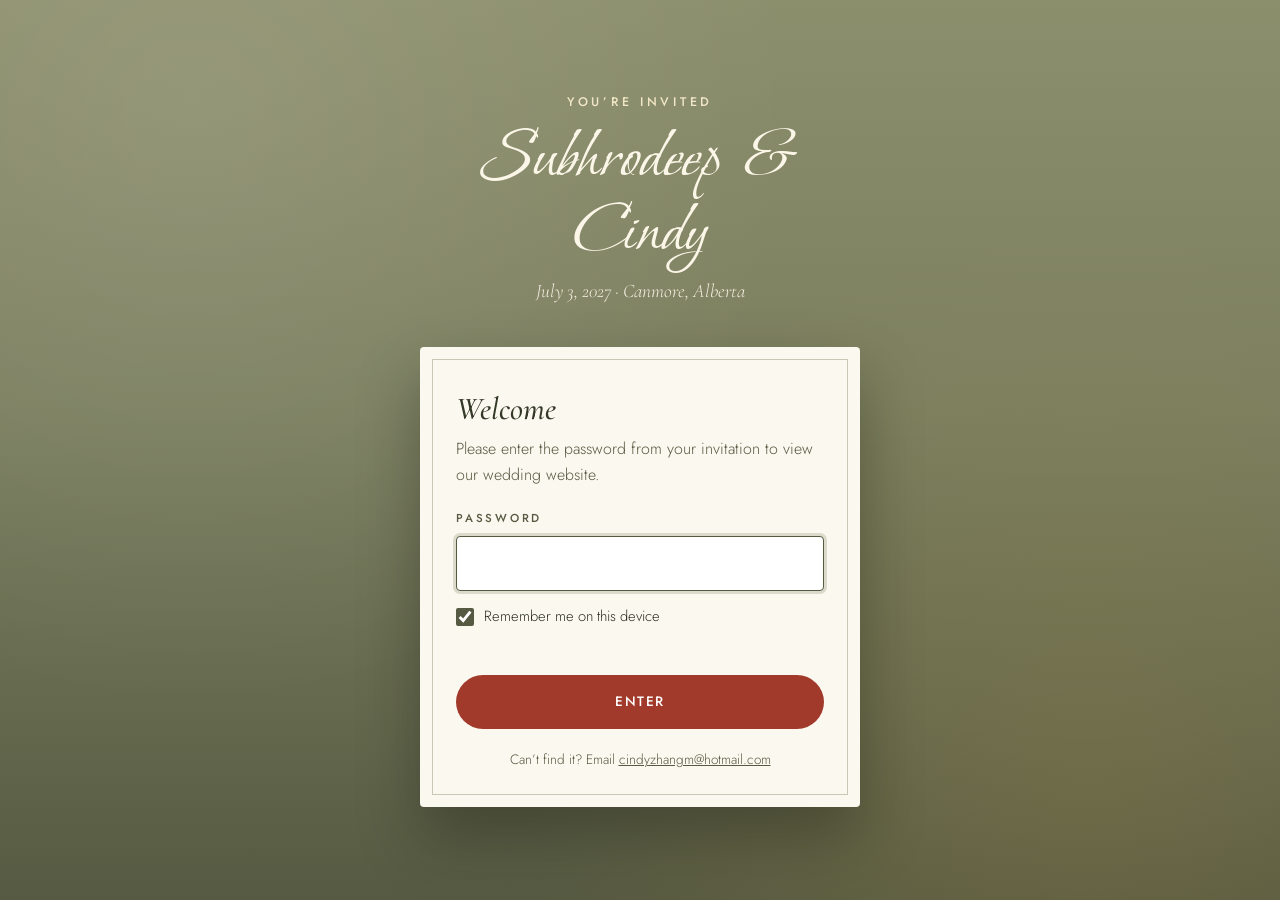
<file: index.html>
<!DOCTYPE html>
<html lang="en">
<head>
<meta charset="UTF-8">
<meta name="viewport" content="width=device-width, initial-scale=1">
<title>Subhrodeep &amp; Cindy — July 3, 2027</title>
<link rel="icon" href="favicon.ico" sizes="any">
<link rel="icon" type="image/png" sizes="32x32" href="favicon-32.png">
<link rel="icon" type="image/png" sizes="192x192" href="favicon-192.png">
<link rel="apple-touch-icon" href="apple-touch-icon.png">
<meta name="robots" content="noindex, nofollow">
<link rel="preconnect" href="https://fonts.googleapis.com">
<link rel="preconnect" href="https://fonts.gstatic.com" crossorigin>
<link href="https://fonts.googleapis.com/css2?family=Cormorant+Garamond:ital,wght@0,500;1,500&family=Jost:wght@300;400;500&family=Bonheur+Royale&display=swap" rel="stylesheet">
<!-- Generated by encrypt.py from a .source.html page. Do not edit by hand. -->
<style>
  :root{
    --paper:#FBF8EF; --sage:#7B7F5F; --sage-deep:#565A42; --pine:#333827; --ink:#2B2E22;
    --gold:#C39A46; --lacquer:#A23A2C; --lacquer-deep:#7C2A20;
  }
  *,*::before,*::after{ box-sizing:border-box; }
  [hidden]{ display:none !important; }
  body{
    margin:0; min-height:100vh;
    display:flex; align-items:center; justify-content:center;
    padding:32px 16px;
    font-family:"Jost",sans-serif; font-weight:300; line-height:1.6; color:var(--ink);
    -webkit-font-smoothing:antialiased;
    background:
      radial-gradient(circle at 15% 12%, rgba(255,255,255,0.10), transparent 45%),
      radial-gradient(circle at 85% 88%, rgba(195,154,70,0.16), transparent 42%),
      linear-gradient(180deg, #8C8F6C 0%, var(--sage) 45%, var(--sage-deep) 100%);
  }
  :focus-visible{ outline:2px solid var(--gold); outline-offset:3px; }
  .gate{ width:100%; max-width:440px; text-align:center; }
  .eyebrow{
    display:block; color:#F1E6C6; font-size:0.78rem; font-weight:500;
    letter-spacing:0.3em; text-transform:uppercase;
  }
  h1{
    margin:10px 0 6px; font-family:"Bonheur Royale",cursive; font-weight:400;
    font-size:clamp(3rem, 12vw, 4.6rem); line-height:1; color:#fbf6e8;
  }
  .date-line{ margin:0 0 40px; font-family:"Cormorant Garamond",serif; font-style:italic; font-size:1.2rem; color:#f3efe0; }
  .paper{
    position:relative; text-align:left; background:var(--paper); border-radius:4px;
    padding:44px 36px 36px; box-shadow:0 30px 60px rgba(20,22,14,0.35);
  }
  .paper::before{
    content:""; position:absolute; inset:12px; border:1px solid rgba(123,127,95,0.4); pointer-events:none;
  }
  h2{
    margin:0 0 8px; font-family:"Cormorant Garamond",serif; font-style:italic; font-weight:500;
    font-size:2rem; line-height:1.15; color:var(--pine);
  }
  .lede{ margin:0 0 22px; color:var(--sage-deep); }
  label{
    display:block; margin-bottom:8px; font-size:0.72rem; font-weight:500;
    letter-spacing:0.24em; text-transform:uppercase; color:var(--sage-deep);
  }
  input[type="password"]{
    width:100%; padding:14px 16px; font:inherit; font-size:1rem; font-weight:400; color:var(--ink);
    background:#fff; border:1px solid rgba(43,46,34,0.25); border-radius:4px;
  }
  input[type="password"]:focus{ outline:none; border-color:var(--sage-deep); box-shadow:0 0 0 3px rgba(123,127,95,0.25); }
  .remember{
    display:flex; align-items:center; gap:10px; margin:14px 0 0; cursor:pointer;
    font-size:0.92rem; font-weight:300; letter-spacing:0; text-transform:none; color:var(--ink);
  }
  .help a{ color:var(--sage-deep); }
  .remember input{ width:18px; height:18px; margin:0; accent-color:var(--sage-deep); }
  .msg{ min-height:1.4em; margin:12px 0 14px; font-size:0.92rem; color:var(--lacquer-deep); }
  button{
    display:block; width:100%; padding:16px 28px; font:inherit; font-size:0.85rem; font-weight:500;
    letter-spacing:0.12em; text-transform:uppercase; color:#fff; background:var(--lacquer);
    border:0; border-radius:999px; cursor:pointer; transition:background .2s ease;
  }
  button:hover{ background:var(--lacquer-deep); }
  button:disabled{ opacity:0.6; cursor:progress; }
  .help{ margin:20px 0 0; text-align:center; font-size:0.85rem; color:var(--sage-deep); }
  @media (max-width:480px){ .paper{ padding:40px 22px 30px; } .paper::before{ inset:9px; } }
</style>
</head>
<body>
<main class="gate" id="gate" hidden>
  <span class="eyebrow">You&rsquo;re invited</span>
  <h1>Subhrodeep &amp; Cindy</h1>
  <p class="date-line">July 3, 2027 &middot; Canmore, Alberta</p>
  <div class="paper">
    <h2>Welcome</h2>
    <p class="lede">Please enter the password from your invitation to view our wedding website.</p>
    <form id="form" novalidate>
      <label for="pw">Password</label>
      <input id="pw" type="password" autocomplete="current-password" autofocus>
      <label class="remember"><input type="checkbox" id="remember" checked> Remember me on this device</label>
      <p class="msg" id="msg" role="alert"></p>
      <button id="btn" type="submit">Enter</button>
    </form>
    <p class="help">Can&rsquo;t find it? Email <a href="mailto:cindyzhangm@hotmail.com">cindyzhangm@hotmail.com</a></p>
  </div>
</main>
<noscript><p style="color:#fff;text-align:center">This website needs JavaScript turned on.</p></noscript>

<script>
(() => {
  'use strict';
  const PAYLOAD = {"iterations": 600000, "salt": "/Vk/3w99yhAcsEi/aw5Ghw==", "iv": "UDGYAdedeYK97F3StF4QZw==", "mac": "lp0JX28RkNGj5OJ6LA3rXAMqj5HObTz3aZ7IxMNwrtg=", "data": "7Mqze6p2CqgoGx1y0apk2ezt2kRjpn+0mkjRVaQafofL4OjHlubKqduJDY/GldKUDQu5iqkviMpKIxS0cqJH7fSjpMa55yuArFDT8oerhsssbVu8cPysLAtBvfVIxsDGZl5lYPM8MM+YLzX4teIkMsD6Z4p7pV8pnFxX8vacQBrHhXSL+iBHxGazh2T/iMdKhyMyEwmJbVh3F7ZMy6mVvAMr158p0VqQ/+4BhhelssI+NHbcrTgOPAb+nrj+UY/[base64]/vlYaSRtbCmlgEjCv/iIX/[base64]/XZmED3i7BbMrjg41+3mD6LDUhT7h6Vnf3OV56JB2ixM6hZOmtCiAXF/FTG1Ekz3CdDpzyrb4b/DxqriC/NsGjjhUBp2JZNPdPzLiCaT7uTktoXAf+F8KfjZn0IyRLD53T2+Mp8uMX4cVqnnbnrQE/8YIkiGwEVrRjepwLHbST/cjIpOmdI+lwSPwXMHjylgAmBzbcHdWJ72bSLgvINNIbMGcApx3GN8y0/clC5XUY4FPwTVKNYKISG0afrtuRX3U8mY+y3LgTpBmjwJBAwPXDOvv002HD+BdrEU9tggFxC+MK4j5TtZxVJq9TRISFbnljAlU/bIvCmgjUwcn8tTAK1qMCHkQzsBbMi5y3GqWGcURtoDD3yP/jl/zlWhGlSYNwTuaqHaX3m65YGj3GaIsgAS7UAq7oTpthWUuSsrj2ueC31Xs5PlU7rnvLOGYs06McC8kyK7GEckXitIioDTWHFwJGsfRALT3nfAUbZj3Rd7Op5IqPVZRDiwt/Hg7s4TnLdo9gaI469H/qumofYMN6fIAxB8lL0N7pefAimlgAfVu3xzAHTh1k3rQb70Oulay/GPXPTbNpcHFkYRsUjA+V/URhIhn/yJxWlEkLOZZeC2SzFhXVlbtHBK7W0bx9uekr2mc2/+huhDv33zEaZTtv/2oZt4dxzJVIcSC6j+Y7lDbV65g6F0SoCGofhJh1uT1XPQXcLNqK0LvcASmTxodkTMsqy2pKJwgZoZAAtkAmRQ0f79ODPK/CsNw8AB47BLpepEg4BHITQWrldpIO704Vx3CCPOfEWD5PDLwidIGMKNmw8izmv282Gbn7WFG++sbyJtAo6nFfudU7+eGWWMptpyHkb2Fy8hSRZJlC5X2XVMMt1Rnp9eyU5GXP4a4HBnyVp4dGsyRKxMEUQwRLYKbXOdiSrpWE3ZaDhOI1RhZPy4Ii6soSw/fP8THwS3CRa7ZlR2idN0JoUrNCnAJQagFZpZeyvHvMMLoq5Rf3pzLcFlNKBZFLKX7MPQnP2GPdtVoikdpoXTubKNVQZBsEpSiOWo5sZegN++OheTT5mPbNI21lBxC4vNnxINuqfZThRkN2EsE79UcQ4gHSohXw+ovwiUk7BulDe7lF1+SQX+mD2gWUdzG9/mb7Kn9W14TK0B0B/UFekYUmvfTXQlSx8sYbd4K/c+HHN1c495oayOJVZ0jvIUhkV5voY7UwfWmKmvbV6JfA1B8LB/uEjd3W5HlnjzHsbCmY7Ift/o8rKPk2lCirs8UDohb/Hz0Mzv5C6BVZPiu8QOnU0PjemVovUCh4ywtWY+DY2FL3kT5z+iIINVT7NCSLSeodIWR726z9kEttn+QVmdukpVMUT8N4VEmCOyreAE5hJIyEKExRAFvktD9e8D+1ZRwxJ872yDYXkNBm2W9EvSAhRakZThWsFiGaFWTg4hHxP5E5+57l29pcFafYIEWlSy/LVGAquPVJNwSQJbMaDINUSvGUl0OEhz+Lxe9D8MzYcGu1YpjnmRampI/NF5+h0nvmZFukOEiE5MrEtSOrRzpje2OHaYTCty9ejz/YSzTFaYNyw6dujUcR0Vu6PdltDJ8kuKoXgmzN4F//tOsCv1mmSlJSWn8HxWyOIalsXlm2gm/2Te7liuyrl6UgIGFNAS6iXpKbztfeHWh72KUbrGK4Cn3cPRnFGd/cq/lzwtrNiPg2rSjlPwg7L6c5YCMADTP1hYKEEApWmab6j8M81TX+6xZRbkvw/YxMXH5q5Fw40m7dQNPmAxmx+yFESYDOCIMlKtjsrWgQBqIDQK+jsUPoZi+17+tblZAFLsUZqiojqgMvvC9f1jW79tl/Br3p/hdR2606G1wt2+aQGosHkGaQJFycnMK1kpJK5M0n8BEVygciF597psw8kWuC4ClLdojlJKK7yjoY9HypLfbBNfGsfKAtfZxcIhjyJFBTic9sOYCT/7+DXLfcf8CuI+BdpeoBRQWTVjsVap3s1fH5Gv17sqeHYDp3JF8Xl+VqcgrdKsA/xqjMUuyVKmoAzEIKvYFEPZ4UcJzdMHoeKQIcit8sTqM053ZgGLUt2/onHkWVmdR4mvUYjxzUZeUHmvLjhr75NnJfGI5jypbk0Lwuk7SwR6kOJNKbUaSatzmbf0o+nckmmG/siDfYzLR4EMHO3ANVS1wP04cLiLv1MYBhogxFxvhOa16Dzqe5vg7A3pwWdDQJtzOAy//PjRyXZ+CiCbS2TboP3QsWuJe+gYZhMFSHdymS++GzSF6ZewaxCVru2jj3Ei9xCThrNTkY2ObV+1NzJNz0ROqCGVnat4XDHsvNVc0s4zrjvHAaytKFwE245rrQDjdiJHr3hiYz5+GJm7Jz1jbh/AX3N1HBTC9R8o+wt4Qv66dWO43Po2O4dMERw1Tq2ecACfco2zQfcrWA/TA46ySKMAkEIAyHtqxNA44E/Q2MCNtb4Gmzj1TQ6z8wPtpQAP55qscp9a5p5Otl7ugutEiOh0p7+cQKW8+t+IgeNULqGl2F/g4T1urIXR/AJ1vBPTOLBSnY+7JkxZ0hQFMJc6gdvYVKRrzr70m/T0xIodyR9SXXmxDY8kWRT0rOfYc4B+SXZK7lAa2zwzWIV4ogS84owbrnhy11+iRLjLSAwLMioz5/2VoYTiLxUEW6kic/5SGAOauwvQJTUXiu4Qox+oTFntnUCjTaelTcEWhnDqBkWSunZC3XCkxeau+t54VyKJD006crLxpwN9tPEHF+CorreSJ9waRVMLHk035mncyOintw8+dUIIr4djFRSlMDr8gDAtRK6ZI2wSwlh24XukNIkZ6jZp2s43KmDu1g/mqT0JOFlIB5p0IaxI8YmOZsZCF8L0fSwkZs7maGH8ZHVgsjqUvZJQH8o2zhDGXa6JK6C2J74Hy0lO6rZWDsoI1PZYqHobiOaLhiFvsbzruzoNNtOoJDSaD92Lz2MN6D287+rO0Hr2uK4bz18axQa7Q91kDJkQ/c/DFq84aeg2E7Y90bw04OjfppCsbd19c1g0vToMMKr0xpbDoalOjDK46JPhuM68x8w4EQMV/m2lYw6UvOIemilTfbLHLcPWtTtGM1aksvWrGXI3lKEVSGlslUFM08+uq6BuHWrZVg7UCwVsUqfpRlfJxryBwPPoLFvZTj7ouL84RByMnXPLYEIDI6bssmRrsu2j0KShtH1lqXybuGsSZjKpiMsySzGHyuj0ZxIW0NVh/2BEG3KdgF7lOigkBjlcXaINRav9s5rw0H9lI57uv7hNkoGLMzWmApiz2iH72OjizQUnvEThqOeIcjJ11uxkKS20g+YCAewj8iPH3M15ySFFJGyGfncEIVwGSJEZLDN2VKcQ6cSOxrzA+ALNTSfqjlOhvM7X5FI7JbzFhnjoEMkmDdqIdkgHUjw0E+NFRt4VEh/4elzX8cVVOV1dXerzryOMIUyYFUYTGR3gsQuW17xhLw78WkP5eXKfvWlcd6rAiJ7dzN86Aeln4pbO9n3YLEmzkIIjjQY4WLHY7fc+aXkvSfnt+cBOPCqC1vtQo31x23iWyzUpWBjcRQbKUSSMg21H9ixhCB00sWItlaTWi8piCcJQvFjGUimVlqDf/Duph2boaXBDg5lGilEplX4HPfREeWI565txzf/ACfmHg/dumPLOLAKbHT/uz1DMXE/hw9Dg1ifPF2WKO+pGGdG5WLdmf+/IerwDhkVLylei/MeI/VS4BOalfeX9c35BYfmpaTidoqBleQ4xg85FLN7nd2N2kIcCNgVE+qCIHL6Up6JgTf/DHfZb3vqrUM277hspT5SihPOIaSrum9V9PiHQRCDa0h3ebmlLz41Qn+RWIgDMYHl5kgXGMJjfihNriM2moG3/lprNm/SB4zIQL5DXgj+otvLLo9syLzLp1ywst2Af5u8BT6arXM5Nad8SfimIj+rK3SB1GekNnN6XsZMj2Im4bgAkwbP+NaSnHabVVvftdcG+jUj2z/1lMevheBYosbWjx8khRDfQgwUZGiwp5dLhm+YeRG8N1mnBCG9p6s6AKPeBCoeQVu9SAYKCR23X0WwLTrxB0b6rJa2fwanvJhokVzN9GPEwQ/lkcTVMt5p+iDvcFh0o3nH6kGPnxyrRFY1WlOCMd+EwoMPkHRqpLJnRg+zkEkBbXvlu9JDvBjT/wNvKVvWzZ55IT5A/NtAatVBkbZOOPCp9e66yDbjyOPDxjOzLTUw0M29En2wUFsBX/3q+x+82ZbJtoyhRGHlGatAvzQt8yDUHQr8oc8b8DcwSrXyWs2tSNTvZKSEcV8L2bVG3lxu2GINtOX52hD+CfCDM2IyEQeNGEiAtLH+8ZNH5R+Q41Ui/uCMr2QVhznCEzVEN9zw1b17d9sOimtw6qTKESZIDCvcOqL4q/8q/x6jTGO6sJgwK98nRbpNNrz/hRoxQFgCugWfebSzTzctS2g0KEYvgq+FNvPRYoGJ2pnuY/r2+5j8AlLP9GI01XTRHztxCZLjsnoMOk8pBY7L/4wpXANcSAN7ZmsEdfqhTrbeHYTKXbwu01Wk1FVgDWPOJmkqvDhnZsqTJ1mijn4wlboEN2bx79yeY6lNF89vNkNyxYBhmOU/wzx4xSpW6WMvjDvSR0/QsD7Ua+W43TusqCg/+2tdLa+BR+CS9sxGDIkSngRy7pvxsbESTujoQMA2MGAcH10Ui05PimLTL8MSt0MK3KIFhxCnO+Olwn9djdgLVYtjBiH6AkP98Pz3tvHZvc81NtLgXEcGehXGmkKrjdgcLq/bIGGHdWdGDsA+6onXrdej0TWrp6lkhhY+Ssq42FV5jXwrdPo9wGKUqehjCPWMhWoCTGmveT3ufz/vehvtCPNQikkimNwNHmsJN5lmFuMBfW8O2ItX03FGZbf3LDZS0HfXhhOrBVIMdQ9SuII+UI3JvhANemPHt1/D7VyavwTlFhBn2JTESEmnHTInvlO7ZX3EsifHKTrYDWdZc5/ZeHNlLrlMPW9lsNqwnKv0O5cDGoKgefQ1YqwKq/tsC3llQEVolLKSWP/90mGmNw6nluSf7YaPPiVSDhQ3dk+oNbEe6awoHgo3bcYyfYs5nYLOOIEkdzMoMTAukWJbCYjaSrWl4ZfqdnOaTJvlGJnnUeZt4MimbG8fUIjQ2acIWjkKLOJw23WtNupfp6L5Ak51GUEXK7rYNCUdlESXFv1ZK11eYYZManB8Q7CwWrEZaSZyRePc+EfjpGU39A/TOkAzQNoXtXRBp8i7XuSD3muMRYwY+SdDPiNryXBXmlQHN/LLwLGnOX1d+ZrJl8GOtTuuM3Z3uf95IgxL2tjA9bHSLVrU46bjka82Uqf3/PfoxenHnwVQJ9W5+Bch2kiDyYssBwPFkuMzyLAjYawAgT6ugWb7t6il/dQ60bH7YxeBELIDE83Ltv77vLAqCOecD00XjrcXVH/s3rhQu8c8WqBegs9Jm6Jga2VfAdNoNnkvNDHb0B+t2fRBYBJUYTh1p6JItxqf5YFKf+zBJM9vyZF8TBJZhbxlx0gyyVwvntupp1/vfMBgj3Ai86P50jp1j0jw/7IOStPOnxmy7UuRTJAMxtFtFcG17zhLIs7U30EAx9FsrRYQB8Nywg3Nj6gKcJrI0AUidksLWY/u8jM+25tXb3DBOFHx5TXkAlU/KIRlZsX8U0t5hpdsD29MjAt2pB5DbGeI2EJMOksMR60XedTOFyO6t+9x0/QdnlGKuhyioP8+7IchS9xirLJK8et545wVyfJI1TB9l6j/jruK3jY5UjFO6tlNstoatxnMEeqrLX9HSS1AWBdUaEvXGIAKrdCJCUqTdP/W5w4d8WE7nSEoVfEslGlt0jnVNc7+sjOqcJZ+kTCigxtK4HNbWi+dyCUYH//I8yHuAasptzSIrry475+EKjHBHks0IWZpwgqXYLV/A8UiFZ8yQybgIW7yEEIKwNZSZ21waOLp6ZDZ77Az0UKBVFYCvD5OosrmiIuSh0UszX2dG9V7l08i6o3rbWoHEsnS6fV1dC5sJs0JV/8QI4wY0+xbOshJcvahH5phXPTmDYhEZ02twS8jCuOzUYTf5ryQuf2Z7CtWAZvSodNqMTPLifPmDLZs69TVcSSTQjMUOvuOgrkHQ69JAxyO1qrqTPM2qkTJZVxh1rbx7czsO1JnnNEvBGdajgQ/+D9vIMJuCEx2wzrJPnDCK7qvjdzm41HI9OUlcJmbk/qx8bWY6skDy4esHErxQHdAi65R/ca6FC7gnYI6AGCWRhh1/Azb/A6Wftf6nnxfpZrGMleRLuJmHjvpSh17jiqLpdQOHl/8Nf8S6qxIEbszHyXhTchVlp8lvzLbDfUo/Mwd0yp361JJtP3u4+gP9f4xNgZORzcuGyyXMAQHYwggv2yaXxA47580KJf8GpVH9K2C6Ti2wnyzeAioqonmUqiMGs0YaqafZ+GObX73DAz8Ml9zUAm5uJUYro5kL8mUgq+AyYHV2FmOHGrWfxR0ycFppo5A4QYBlZVA+d8jHRK3mMCsw+rxZKY/f4S5gt4cKfg6qm6sgGygSyZIS+5VxA9HPZpy455PmjRdq8OktAbbFEPQLcFZooDCbodK8HVhI3/oe4oivfB79aZtQiaBJtFhjJI0Ghq6OVyyMs8/Nq6nRmhsuYroh0jBSYt17y26a8IBv6Y59DV8IQ3zKNVuYTUIeL1LJQX+/oaC4P2/gXvvcHHeG18YFZl+tzKPgDePRsIWxBIikVJ2Sysm6cYHZ1iDZl872iiP/0kAA6jlFEs3gidCWq2FE/iAQ7Q+iJVNQBnx7gZKIk4UN1VCEeZNrCvP4pJPqDW6MdPxOBSA1wdhhaFBg08K/v342uPhgpM5z9AAd6z/+dT3kJm2ZVf0zqCfpdlg3zr2JiGMG2oOCI7kVvXThNv5HRrBcdUwRs4s1bkwUQrgOeb/[base64]/1K/uWzey03OBTnbARW/yS+LfkFa6wnM+k4GBV6fL7XFPwHThfDEZgIqVN4zA/yAutjfMzBUdOCs27q9+gCk+WcPOp+3BT7kRIfdNQ8VGFB8G5yXtA490x4f/N5t0ulk1m4IoH5E13F6g1hIweVXZ5ZrcButC4JO+jGki6Ho/Z6Uk5MZJtIHdlfcEB0DU2vlhLVVi6AvKVYN67niXU7Xa8Du5pygE0VDR5cATtiT+nI0b97c1G8OPmzOzzahNdwqQ22yOwIt2e1l9sdK/q4H8paRh9zeLY73qSVZYjTvwC0Qw/JQzlQoEF/J4QxYrxN7YNG2BP4Kw8A9y+wGaTMh0sjp2S1T/4+sbwgdvwhaVzlCz7+0SH8ykMnxwHOfdu5Bp4wijBKv9EypIk+bb6advNuhRBKjxF4eL2SxJSW8KClsefmQMS9VBy4DuCmEnvbtc4Ca/0p+r9tLFvox8UCGHgCDEvLsN9KP2W7JgrttBTuvKHY0rNYZHyDojnh986IRhHdcgian9gD466HJXcKfaLAR6JaCv+J2//BKoj11akA5tdnA8Efa2auFwrZGCCml+lm/oJYugTfCSgNo3iqz0SdsR4bWBsPtewfBP0kRLMk4HS9NijcLAD9e87PNxKkGwHcvX73u98ZdInjTt8kzcnPGQ3ru5sqzcLXemcGt/AsoHIqjhx+8szejFbLY+lxBT9FYhYlNZQgLau40exq3I/SpDWvTinbaq+2dM0OCgQSPXqPmDdoeLgYWyBRi1ZifkcdiXhXMoTiMKwufgHceVqcSLDZXzB5i765km0O1v/Sb+SiIP0nEKjM1OvfI9Q3Zjm5ES1b6xx8N2pCTvMWzIAdov0p0lh+Ui0Y8FgDe/u0VJFnFHZ3/j1G5lYYxzMhsP+dOFSaq/tgIg0wb0bTCyeRKGScn8bXhu88x8cSYbaspI/p+6wiNfk8X2i+5mYP3ZJ3fGQl4vzIPYSw9IZi1tKYbYIRV+2Y5N4CUmmhudTUYmH/TXhS93K/7H71ZX5e+8+Ib8r64T4ihXgHPjbDVCyxGiqRFZzH6r6i+Fjb3tpi/oM1NwusQSE5r8recVRP6YGGa2lmLiaWnD1Bzq5LPYE/[base64]/pWChQ2s6WKA0b70GuT6PH8QmgP63BM600y/GWl1XHl2Pkwttq3i+5/UTDEHAH+JSfyW+c6o/4kGdOqqOAZdV2NIe6pJPEAf9pY5C9eE5wwLV64dOaSA2U+RUWjm15o5+7sAXJcEqAs/SYx6VXw1f/BFp3il8Uo84Ze3fByON0IEWAU0/X3PeLzvHgY0xjwkB5bRPvW5MmOtRXTzL7kT26OpjnE2U/bl3BA4VeRXusoCUJDknpUCkI7bWp2m3fFxmdwy5VteJpdlcbIId4zeFrHhv9JANorROLY1SDNbLwNdByQ3qcLebtM3xpVg8sD/3c8HXBD1V0gwCQ0pQCWBu9jg0jn//OLbMROasMXRl58GStH7gZbRu0NhXXpUdRRUrQf5NpmXl3re78rWfdKxy9V8F4nYxcSq+V47IbcJyjSkl7VRmieFu3CLqvwPTKb7f/SorG7AL992q8QmSaBKwk+pJrUrDWe26xFho45NfKoc1rF+2Nk+Ym8cqti1YeRPeOCvJBnkiKHV8ouLwmJIwlLbCECm+jBpHeHNC/1KAGEpowxB36GIjiscXAbL3arKiB5jsEIOcHzRy9Gurynun46K5m0aHvVF+EpiFX8ziCLPjPfjZBwlKqNnPk92iATqcJvwTT8/eapsC+ChV9oYZ3R1jBMgRldKNOZpdPtJpePiLayX1X+8hD71ROPOvU+CnlW4bm9pUNM9ZQxFKfOubK44u9T/JCHMSuYvIe4ondQsVTwbv4TKqUtcXTCX6N0uBKBWPq3YmwRz7qNlBQexvMsPiKNPgL6LTHYSaboAD0pd6yiOFPR0ENMxmU6TlnHPhVWT7xUcBIIF6BBgf4weP8+319YhHOG7pDiGd9JdEvB1AUEKYhXsWbsSeu5opr6/r3skGkrP+nLqRmhlJiYiL3TeVqiVDxRleRnzqiZtHBv9YrQzWNUynDFyLb1aAz8CknrHbLvDXzn4NBHw7fJ4JhiuIrLoVpf5ESDFlcs3/hYlN2OIqoqzEMCUCBq3jQzd0eudL+mlkN+w6oOvQQ44nGZ+jIke8ua6u7+9jW5fGdUVkYOAB2bHPKMeXVE5tQnCqrn/YKA861dyAXK8vVzOuI4CIMwzZj0sQu8Ax6TsuGv3wBeEhORwNAfUikRUEV8YRuMWQ7m1eAeoR8PzjhMSX+T/QzUO1Nv8Rh6LWa8BXmTw9A4Q5hx+lcvHoxnP7+ha9SVjFwMccFEXObHBaBMdcjAe08CxUdqWsq2SQQ9lfavInu2UP0ik0DHaM19FoX/FnNhs7ctnw/UEKXfgtdViLCIPpPKWZA8M3yANqKDBsCb7qw7WAp9vZHOymisfMfy0ZiTNrYTO0UOfK1l37ZCmF7AUw3NFG9IJhFi044vVgpgQdf+IgAte50JjuuHUmabzy6Twz3pXP6mPd+/NVnY0oFKC9DgbsahVxgaGawp1Vs1NtArusQ2AaWaBi3jkR7rFQ/2hw/490QiJy8us7buI7OPlAMjm2DYISWGhWXppz3riWhB0lvQ7RjJQkObnNnWxsyeXn5f/iSIRaCzyydRY5iWFZRNRBbsbQE6RtzmYRsPOgHi5T7rg1PAWa606m2/sUTFNmRts3pWKEBDQUhQoPkH5K0E4NsIc4bLDOI2RliLZTL+daWHQjpJun4liYx/urzTaIBZUHyAU8Rds79G5sNNYj0z4pj5pUOyee03fAeCcTrz0+w+wotwG/F6kAPU+jmFAOPC70z3B5MGdjg6ipRc3MgaTUeqTnzpS1pLooLEfHfnuX/zVmrlqJvwwM9Fa8MJToR7cefcyUwV/v5Rq6R/DVySp6kZneBp3dcbS+L8r+vYodwW2ncjSdpO5OyABqM4Fc6w4nq5twzBHOXip0Lw6FAWKIu2r2zDy0Fm4q68aBi8PZMpNn5qh69MS4p/Pa+u43WRHUeMGIoyd8TUXgQzgjP7lK+wPi+1WOAu2utb+fWtDGw3zkOQgOGCY7yg6Zi26+S7CoQLGre1gTVTeYSVd8SEeJLyLTJOJZq5jzSKVLueExWr+eYdmMOnda0gxlblph528myFEb6m+OB2PRJEnhXd4AxZuTLGyVg6Vd22Bk9nXnRKdYZowPNf/HvmfMB8BEFGB/AHs7cmGUGk78EDEpWFo4ItmGQjj9FZpI72/3hvhilEhwk/nvzmFL4lCNPGQIfm60Ipfrr5ALBH3Bq3nxzLlxAcUr6of1/2f9r5J5uATDJ9jKODj3Tn2vTSPhnC21+QiRm8tUDauUYnPphg1eLojgrH9EOmraBiExGLquvdeV46AImUNKz/gCKQtqN8Q+0sr8M+ITNqRSRyMqKzTZIYoZhcPmH3AexCYQfhDWk6rQSva/84cAal7ksTHu5QY0wjOALh0LruY4ZFxanezz9xIuqf0xazLOH1naEIlDahCdB7Dz1NATkg7nxGFjpHuQ1ObedccGY3W/ZZ+ocsx+jKUXEXSPhpxI89otg1P+CFe4Qz4UkrMMStCZNjESOPJzC8+dV5+JbDV88+/LFGie+NdUxaFP4y5i+mZ8vUwgjVnVM0Z+ePJLcDf0EhnWD90FJceW8h1dlsSQExWaB1neijD/EPnbNZeUYt3uV/yB2JZ+KfRGVWHQclZEUCUurI52xkGypECLolyH9McxoIvwo4/SzHHtoXewGEih++ulK0Tl5dwiaETfgJESL7HEwYsMzsiZVc7On8YV6S6N2yy8JJPudm+IeitPp9wPmJnrqi5ANiJvGD5mJwz8A/Xntd6e5PY9N9gL3wMP+Ujs2wGuoDFwIHxoLOkFSEEjrRk76Hy6q0GsKisXX39hIxBFms4pUoERIg1zad1y1VzEQVQddRCpgjv3IVBCpNUcM0BK8gkV8YMmPHqUXzaKv5Ttiaw7t2dB5leJ+f35ldnWgZv0TRB2SkGyk2hMwSm1nDTt6p+tgVLc2OMbYY/reJRy3pUDxcgpA0QpA1I78g+qSC0s/DC70VAtcBTEUcUHomlnGkSzxfBoUvTF5SaPzzAU+gOITOxbZPzlQab12qDObn1kPp/[base64]/spMK/WpqfrEFduZXR5WtmZPjoJspycS7R4e+lM3OSdIvcVKQxnR6lewHGUNcFNhQWaSkWXEspebAfkt2ccXAv6Dri+Z8N+p4tp6709G0slxNZbECLzTPt+O8rJDE0S3hXBQFYPnuNUlpvGvf4c2+tF9lP40dRxW8dyZgKw+JQlI4j1s1LKJ5k+YK/Jmp4MWUewatzBIlIlaYBaQD+rA/b3rz1ph/vorDFZVsVwjjcXpqOpndJVnml8itXBqZJkEaHKgMda+JcVpKA5i2Qku8vQBOJeAgt65X5ihkijnteDnZaMX/6yUln3Qd5O2wfHJqsps6TQbWYDGQDet984nmwLaoclHzndWhEIJjU0SVrVJsQV0aanfCKjS2T9h4y0zdorDsEO0Dl/wMC8ducLNYnw1mlg8vChgrECWDpkyP5KLAlnX4TnpIPyw0rD+iMaezsfJbI1q3Pn1mh+g1Im1oA9GabWlcYnaa0QPyGQ8SjchK5WhdM66hkukXCt5XGDrINkywYLtg+mDfzaTMjsJXAQl7LXD+HJ7Na4QeFxILPE5RwnIpiAgjyBF5DulChBXUdRj2b/A6OlQfLNphNKLP58qiHWY7phvRGECWA5RYZmUlvcfyMN1DXTivGOt/UWU/RTUa6fT2YblA7sKnF7a/nPKA7FtMWU5pxXl9OqQ1FrJKnfLXZG2ZU1Q1l7HaJtTy8GKZiNicxCtAQ82awvyb/[base64]/fCKUtY3RszSl9Ky8B1Xil/+9YDKFA431irKQz7pfjnd4PM5iNcrbU+kxKM+Pdew/W5U9lFfmXpRlJDnkGYoIkqoSunE/1y/FHaFsW2DXkXdy72+pm6+EgXIV83eO8JKEqOkjzGxPCnLgMX/Dw4mdUldkBFq04OvnI69oCLe2t8RfViOjq+omCVTi728urXhRXuD1BmiUNKNCA8K5CFYuTJkWdk5KdaloMo3xkHP5uIP42aCu4jLVewrQZ0/zNQdNDJ317bBdlq1q6NPJVvDh2A8PWHbNJj2iV8b064/VYoKvcaRD2hCdc1pYr2BruwGGzVw67sT0RHxnbEwatIKexbO5E/a5t4vtW0GFig1LIDdld/yJPR6SxHeHKbzdxR043O0Dkl+kepkCmsdB/[base64]/[base64]/QRAoS9CchO4I2qvN3wMxQpa2SVcNpr5ttNmqc4q95ifMjYVF8Jg8vfli3Qx4mF9nk5QLNDTPXz5r6iK0SKBAfB33rWGZIotiWRRSaCSzksmhYm3Ok2qz5MNtwLQ2VAk+XxBcsgjuSUjmEse66/sFnFyIofhy2En2YB6+4KAdSVSr1S1feipwDVcASWyXqA2LOExbsKQOgQiTqDLwHSxCqSP10j5lkxtBCEwyRxgX/1TjlLadXJBLiQZfGW9nBkCDr20jQoMqnHv2Sv+xiRFgbMkEHx2NlMEiHSsm+vrRcJ2E0C4ynonsU9QeDXm8cQN6WvVUP/54Zz+OLh1CBzDxiixGX3AulbywfOTJbcPxP34BSQtnLJ0oTjeij7YCU3C/PSw8Bs7RFoqmlNPePywb5BkDvwf8mKMp+q7UlBe5ZZpY2kxNZ9gdBX6h03a7YGH9pZi9VFiLLFSVTw32WSn5POPffWYSsqB9MxMa0MlmPagZvdxHePNnGv6CTjg8DQeszSpT6XOWz0l5rIf3Q6sQnsDG5U2OiwddQ2gpV+zwdop5/pTYVuHEgOoYO613x9nvYcNsJ/g13HaimJridHFpsua4hUeuYG4XumZHrL8cFhT/9dWHg/2lJIHga4MbMEyDcEZjYIN1Eh3jI6fZldj84owToq2YYnRJLDexfpH9pj5yqSZ7mvd6LqhOXUITnW1qh3sBO50HyR2/XIVZRuhafYxRt8GG4edFZgwA0INpDjfugEXFsfaNSHs3Iv8vTfNL7cK5SIhO36x7wTs3yXUDiO548b0yoXbS/ufEOoKiN80d2EvCckGV0BqfVxP+EzxLf5+Gndk+yNDf5ftot38IquC/7/BBdTmsvW4XPn1mmUnpPmQzgk5N3EqL2ws4V7+EddHkGdG3Ejy/dC8yMSffnOymZFaEnuy6HtWOqmrzhac1WwlLlIRULKl0kz6TMftjV6k5b7hdrAKzGAyX/wxkQ7QBhQjUOaH+iKuv9YzBt2bTUHeC3VAmCOhTIu3T0bo29EnREQGkSLYWN2PNJ8RqIf0CcjzQogR+VRMZ2XXa6S+7sO8ZiYqKAgkgEZT6vjN/XkCbUbWtOeULupXiOVuy4INXx36ye58V38O55DhmLjjFpTS7ylaE1JupWgw7DKtk5+bWHZf7CljAPRpWbuqNtnOcKxCIdv3cKt+YjyAdq+8W5r5lu7n7SuJO8y3cBduRlo0jz0ROYpVg+QsqY9A6Si0d2J2N5IggBTYLbLuv2HVWDhmYi/vy50f/V0st4NjQtADyDxZJGWwCZZWsz3zIGMexOlUJRva603Se5cfGOejbuuZTMRxf7RBhAiAR7pF22HqmD0pm1JoXZJ4fKiXicrXXx9fbDqzwHUyW1GMEldGgcQOo/ZDBANObaZkuTfLSeJR9r8mHOG8HjGBdVMqKVnSk5Eya9xF6ZCWlxKdGggJJc86B3s2rtdM0jZTGGFUyvemLAINjCI1whvyeNRYlxXBBa72H7f3F/6h0E2/hx/0/3L16T2r8II1BGvrh+TqsmyRT82k6uyziUqhpmKqAE4o21WVdvoBlOuQsKDwdbCFNmbvW8hAECULlFobUdaXCShJQFOcyOiwHDhuhvfTWRTGBCgLgof0jwc3aK7LzenrJfMUsCRfVGezy2EOL4HeFB0OsKzO5tfunpa6wweW8H8OsK8mgRL3DqdRuTtk2sZzlvYlsG/ENpjcX6sti7Nn3Ea5xQEmBihn4UV4y0IsN5zrPFlS7wK1IKJrpyjvudAweAmxHDtfa9dkznxHE2obyhvdziAcqJcT+vMZnJdOhrsbnwFYuyFcnidFg8T87TmogNqqmmzOG6JS9WrVH6/JOMOSiDXn/2NT7498JmJfwiOQ86eKUe9AbwwLxIZlWQcPVzXQ+uW4nEQEvDEUooFf5CI15aq7ne7o3Ah2TMy6fUzWXsJkfCUkydPjcfRa6uiqHILeuypba8yq33ih5EyRQsQNTYwc74/80yYH8VQKSuq/XpkjQVRSHwrbjOv4wtEa+I8dIjbTh71KcHxRkkfJu6Awr7ZV9ihSH6gplvUJC8c5KZcKWq+zN1Y5jSrhxVZ9+Biw7vU+as1OpzPcUQJD5pS89Vm+jtVxz+WdnTLRrFrX79kR0csSgrQKfmt4V8+8sUc4OEcxClDxGucnafveyLMPDiG+XqID3z+/peEVZL2svm870Utk5HOeBzaj/g7Wm4Ijrd1M4NdshYsiqbCEy/mAdkXmGoUVVU5N6epmj9WaHBq6Th1o+dHYtuIHQwr7HnZtdzWUsdJUw9ql1UTOA0w+M0Ofzy3QOZNzB5epRdhkXlVNIfPKBQ2Zhmp5XqgpfofrFKI0MJOQinaBcyLRoI7tw2UTAb4FOjJ5PSQLfNWJl+Mft/RyuGO0cqIVZs1AZAi8RwY7NblBGm5WdFAMgS2LqMT4MeCdwKoDYbniexHhiMVKWqrbUHqL55MICuLQytX/Ir0pVBPGum+fKaCs4WDi8/hn3RWdeDED3AeVn+MOoYtlElZTVef1fXHRUNhOBQTBLi2ncJm4DxtWlzJKd5F5cDN9LEVO/R91mv+JpyCfv2kPqPJV7AHS5pyXvvy9SkIR5eEh+uwGTAL5ISYEl+pTV+N2zpqzN59pv6PPNJHh7DWKRPyN1dNK021meLqP48YPRxYHovcShAXq3gvSLkKHfGenMuweupc6PFNSETCg8tZKwYM8oUN5f2sWSQ4Mj8jRACCHum5AVyxGjc5AEwMm+Zah8ZVc++/sL+DvvidrxW9dJzRWDwkdJ6qqc001N8mAAOTkjYYEPJMla1HH28QqfDKrfRc30udsrqCPzkudaA7m5imDcE9ycFS6INceSW43gSUHYeDj3efBGNESfoOyekERkxM53Dz17W6GwWxdTqNMEqFbCcvmgJSpG1EShBeRIpDF9VVVh1UuLJXzKWSh/[base64]/sytOTh8XCPYBZdlWXoN99wT+pvjOp9ZHRk9jwvWoxQ5Yl7t0/K+WxV3Ma7PBDT/KmMP0PdQlYYOG3H4MeLjEvTtW3ZfOOFHi/tjlEs1dOwU+rUbTZhmiR6o5ix2WzctJ6fR2GZOp83wDa3CNszXrS5bIy7nP+2nWXRZRMzFJSxenObZzebQYQVrLSH1xdSnhmQiob0plQYpBuf6+IR7LqxLskMpOylHpF4kaA29LdPMbYdPS7Y4S4Ro55YJ/2ki41f7vCVP/Au0fSusHIe/0ZfmDXtiv0KPJ0BWbgPVTZ2wBwugcnawipDCA19faQOf69RecP5HqXtYCs0mZA7Mx2wxbcL1bU+nqLX24bkBowHMQyJFaW9U+Jt94wltvrl/XaX8cdRmOM4ZqdHazNJqcZEKKGisQU4fZFNzXOAR9V4jpHCVtfKRUkJ033maHbVRQjdSibY9p11PLwsqXn6aaIjb2m6P5MCZZbgjtqueg5qwz/dVgdFt/oVoSl/jX9KxUklQAruATEpn7SLhCeEmMVT24ALaAeq7TZMGgbODFkOuawEioIkaRStPQGcPqZzNLPfeIsiV8yguklXlOYJPE6MWrDTg04gfM41f7gHiBnlbp2UWZWE13Y7ppjPKYjL8468X/qJYRjgXSy8z0SXYteaGGK3JZLoXMUtwImapJMuD7xhXVlGaO2pi60U0+hyNX/fBiEgUj8aQeytr/[base64]/zGmVNXfssozP8EiexTTAo9UjneWLO3XkpO6CZeJBPfuF3mG4CtCF16oZ5yC+ueLVpUjX9IsrE+TeXyrpjTXATR+hbKHt0Dm+My2IfUTYeo/+QyTeIpabXf7iAbLe3g4ju0y9ek7E7GWiPs2vSjq2/Qax5VooBULXal1ns37nbEi8Y/8bupMrEz4h35CNvyhl6AYsHaZvL3GaIs1h7HX0dlHEpk6MK+ITtDypcT6lX/[base64]/MJbU1RsqvScG+b5cqoHOGfEM+dXr2tf1z8AG68d2iAFh2BXDFqsYfYysnEho8XWXTEsWX22oG+MU3U20SxXhjLpISc3Ca3+a02DS+CsTUphaEJvPOAqkP8ZvlGON21WJ/USprwd36LWiArgBIevsobv7ioZKYjC7FIvRLeVY6BlbbDfo32I+2ghKLKKn7TAkaq8ax3lHCEdu0uJQrZi6rBT2g07MG/kc+juLlo0J1QVgxl+EME7MMWRgQDCb50Gi877NfxZcf1l2ONpbOYXfCi8I0IJMo51rWEyEaTsNKduhRYjqapuT6RsV+f0wLHzduNoYmxV3Vr0wOUg5LHrVWgPaBB6I4nWeFkavxlOvTYJDUlms182qer7OKp62aROZN/JDoollk8SpU6z+wfrrZbEonZoLxBiPxRqOL+LJiCaRwM0XdRqhXdC2HFkv8MOunnjWFAqSmAso+dnt2Pdlv61qwc2V758NdAZEN7CRyagTQU0QRz9HlmKQ1sL4F1FP+zS7Ja3YaXtUUc23OnGn0rH1zD+MxOxc31Za5FFGb39w+k6q3NlSRmuieAUi5vOVUS3DH/v1AJRHNx4O3YkflO3wRtlSr0VmAr/b83CRBIySaBIluA0u3tAVBF+ymZnBQ9xE8m51K9P9g5PR8xwVnd0Ju7JEb70lbhHULOkFQn8esUxonBPzfhwIhAGqSEFA1jTlC7IfpPDAsgEgYPC0Cfo7ZdovE6/9PvK//[base64]/c3mQPQS6P6UOo0l3u7r4FgefuNXghVezXuOchy29usKOIF82x2iycXL9HgEh/KDmEif3Cf8HV7n2fMq7DjgGSVSE5b4LW0KyTBgY1PldK30CkIiFRKOcAl2FLh3a700zj0zo6aaf45aDaj0PmI7IfbCXlI+rIPKODcfjvjnQHWV/XOqUYqqb0IuwrEX5jCt8cKFGl0laNdgYlbwqoMK18UUqLu2NpSeZgt+1oug5G0jUbtPNKaGMrhJO2y9hwBU1LaopeNhh5A3dj4ly8PJWowx827RqOsWUVLAnUm1YbtzryP09tm3QQfNa0zD2dzqrfNqo7XF4U4cKkPH/L1O6I36+j4YKFcmG1COrnaZMtA7m94R1DWZjGbZMxFqzify/Hh9taxl8Opai3A+JvG0UqeQQS9np8h6HzJqjHjlkh5R/2WFl5NEaCV7gtOwf1F8DjnFvGa6RAstOzf/idjNYIIiNcK8XHa+lC0BGC74dvaK3PkAjT1CxltoOs+xOkR2qWLTBOzu0avs6NaVMC89wNlyiLZbtQm7gQNu5ZNKnuiIIu2sZNrRdHPE8W75ENzGrVbY0q9D6SGVkkOAnnqssNRU8EuwThg+3ee5IzJxN7AQ6Z/p5+OiKnKPelW4CF08h0ENMkICGgMSudI0KIjZn4U/+28prYyUpeKKyBFzduGEg3qixrgH5XMpWsS4lqMeT9uB5SqLlEoL9GMMtdXPqSzM5RvzihUOdYX1cc7gc/ns6sixLX5QGIIlHR6+N2iNyabSpvivM5ZlpMsrVIpXYhX+Tmi5jH1mM75SRrg82dFnQekG9I+vm1Ac3XIV0oaL/E29r1jsXW+fhxDBBs1tZnzwtqdDD56ohdSdvFYcdqmuIYEz88H5p4exRFiGBm6RK1+ZFq7VaNUHOXsQ1se+EzhrbuZWDoANJaeJ9UlmKYRl53eaXs1pjefbCAikE9/a7oNTzi/rOcOTdMB5o4Uuu112nT2pEhCNmhRXXpCQAyLQtKofvIHnBI0zkUmbp0q4iwGkqn1xQhCO4Dz/FyaSwHpyv3O9s0mTsBq8kxb+ZwKfbNB+X677OkQ0JlPjaEAR+4hkHQGdmGmAdQCU5ePtnG0H8n30bDrkKC3agiNuwI9jmkNZobwt5eS0vuhTj5807Y6tuvk7SifgXWgR1pZ83AsE+8sLwUD/bSXyXejfuvqoAgPUoliKRHZBUH9ltNewTzX7mXYu0emaCXJUeaO5GS3MvoVSnSSYxkR7EXvI3iBj9gVCrH6apG/DH5sq8O7z90DppZQ9VNWJ6NneIV3Gz+HPpAhdT1m4z5fl4cD/KIQPFYxKZceqZA/0tr2kwdCNYvH2+1JYxkTv8ingdTsv0+fJuDeBq7hWPqIq9P7p8BDX5esIvdAiVwIsJyH0oPWd3CTTGZSjO4zDykw8FtbH0+ol/YiLL8UbqUUGxiITVhLpjnd6eY2g8Uj1Q4K2C16IzGnJMJkJlkKFlGiVtiIL6QQzbjA695cArQH1s9OubNQ6vMZG9Mwk3CCg9xJOcTHEQ7eMW4i5E7VylD0cL4kvOYyrs7nWs8m8xzLP1PZJh291/eAspVBmEk14mzolq6NP8Kmfj+BbQf18vTryqNdQVvgkPgoF9h/zSVVDPdKtru9qQ2Z8Aujc9Ce5m6AumhMCSzbpMwe07B2CH9GD9EsxLNNUiM5LJyWycKCby88qp0ZFQb8xMyriu+XODOerWjQ9cQLRH9COwsCFJtPza6Zw0bdfD/ALrKOlEGhY/xO27cSRGp/Ns80bfMsO7xbBNouaOS2ENJT2LSoPR1j2FSoRfoj0/0k1pppv1s2FYJBOybZRPbv09TiCxW3Yfm/[base64]/lzVBS3sfR7tpquPvF9UWbDZ5RSa7MK4ScfvAsBSLlcropp9dJuijQGQOQpodVZpe1qfeF8PfpMNGrHj+fjATzGhYG59a4+eNoFuCYZ3NymH8u0RIzKHwe9DTRMlAWFc2a4UHoUwHZHKfftXmCbOcZjGIcEAQHc59F7JEB74BaEV+Hk4tlFHmMCVpInFYyGy/8SbY2JK/zUW+b/tHqlE4KcBEhGfRDhe8LB+zkvt1AxAjedrxm7AK9DHlEelc4M3HjGTiq6ZkbTsOe16nKjWnV0AttaKn0f/pmu3EXBHexSGF1FH9smVKPS9Dxs1563tAzqenDNTbTpOLU5QXaQFBRQHswMwiYhM+T8QCNwMymY3MFMZfPh/8Tt72Y0e7WMoVFWvHb+MimH6MdAFATT1wx8eC69xCvU//DkFs4Ne7xaj9xcgFA5Kct08PPT4IxZdG0BMphcKMJuRWPQFIGBNFgy/k3YtV3xPCzqg1JzUZpXSN02nzf02Pq7gB5D2mCCNnndJ9pzBmn4pDhRlxsGeqsbP8oSYEp/Jsf4b2RIXVj8O1yoUHAGv/z2vdijnQQ4Dj53cT7uxWkxCEJR4urXPA8c187sjjkoQhwe928euAy0waq01WsarxsYeUxgt2KXoODegBhJdgh+Lf5mPUsvIM2+5/C5ETTsHVRBc+Uw71BvrD8pbuU6B4KHGwrRuZ/5Dg+O63k/Jgl97YJQGwjWlSXQ3igy6jPFFSvxA//[base64]/uIFzHNZ/c3AnOsu/rm0oSjLQri/qjDz1tmWhFRwKMUY+24AvO0zAqY9Qww5Tn++corCbnyclXLZpqEFeImX67XtU4PJOsEjCt0Q/DzCCNGzyJxm2hEKa2OFaInugklVYQpfqonG41AV7+o8GuhIPl5RBYJ+pTp11QI6QJHDGs9Sz1vK7NYvwfGcXxNpOhbAMnaidKM0BRHwaBBCC2dxSAb80184r0uZ39qMjBsyG683BbAgtgq0zgifoNDpOuZyRYc33/98jERTG0wuvefo6s/19cVVVjZf7SK6g8BRI5hgw/ur8SSxas/QZq1jVdvxqPQEB6GgXIgKNsN3Ae6VYAs4XQ6mHTEVKHuJ4h33/9UYjmynRONVvsOFrqhfMCp5VopOVOXD2XnVbvQcHZo8vncGrHA1dqBgqT2MuvrwptuM5UtJwjT1fs8l8UIgjGlGEydSx+OtUQDMmw0ioODfRgvpegRLBTLx84xuxg0s5o0Bh15b+rLmcjWL6C9NTJzWNx7u0u8s8nY8+zAaowl+JfgJIJR7Jb/ROME2Gf2kgxBePmCjRWaXtX1yBvXghHOWrXpGoyuY5LAJtkITX0jzqQktECGRPj52NhlWXHO/Zwj9q4vRb2cv05R0ZI0rY+zJmmVJJHFkXTXSGoL++TYbhGlqQqNOMU7jnwHB2ZftmJimXFUOIeXlhxVxLp5bCIZxMe6k1nGlS3BJtjlmM4H0KdQ0g5bAIf9aeI7a7whzYDjw2lPC0tkkuNaFmHyPb3OgniTgr3bwBhrbqgjGv9RZvaiQlyV8DOeiU9gX/L6NbNuZJ2383QB+rUbTiotXQhoXGZh+8i9xg7R5eJ9nGE/Ja137Al2RWP6H6UB7UzcBWHKMLxoYAw4N0oknXSLqCJ/ozrHc4o3LqPjBgP+FV+BmC/YMeIuLeJdCV61u+nJW809nkvcu2b6wBCz5ww+vZ/hpFGMSesrZ7GonxATGwqeKcO8us9NKGkwhZfI+adFytMB4RVrQRXTpWOQoyThphYeVS1mqpWkXcr0DKuY/DPgVk4J6C7ZLH1Coau6AE/Bx8AslzmZRP++S9WuMMpcz7mJwOEAzPAfArERjqKSXgd9q/Ap6SVfai+GQRwKsp1PN/bUVHmVpgeHOp/JjgMX5KdetyerlobdN38dJfBZnBB7A8P/2REJjVE8RzIV8sEbSuWH6QXor81/8CWUvaX0PIaI92FqAtHP/4g8BPMk5rOPV6dGIOz29GT0w4+/UstE15qo2Mxxjxz2z1hS3QXMi90exDWTki0jT3NqK4ApRcM869Lbth74mKieKpsW9f7TwzQ+fs1eXLDl08SJtRYQk4UEi15M9Hci8tp2torprGa/Rt3DLysMvCd6nna9zD9zZV7e+ewp7L1AR0gyleurZBKeXMpFGOlzThcfWep3zBBz4wtrUdAAJHhiqN5mS9HtjRO8M2/lMpjicoCPhnetOMhqBcwhkyLdTLV1Lilex33Kmv/mK0hjTqVl2Ysh02/cPy8C7qB2moMIHYjni7Xiha68yg0Rk0gGlUD10RfaThLYjfnOrrUYtqfrEDMkSoCoqNkVC2C3kXVu6IqOFvv4AKkHkQMzgKHz1Lr5HL6dBEuHmYDHzdFEepNXXZ3m/FYW4/QiJrGFYF6gBh+70tQ7IyXJiF0NTXcLXRYZrJsclp85q2TyQoWALdpgCUcBr4WebstE72KXwntMOcuTawpmLR7BevohFGHGr3zeKmlLTLXNfjtM3S/Dja429OvNR9zGT0XHrDwE6BICRR/n8I2ApzOOJYEibovdPrW+8DeyD7oc0mU+xAotEH4gxsUEXb3lgtKYcpopZnhADpoplP60ubBqkDgaSlwz4Mbh7B0YorI7XsDmw3i/[base64]/q19DxFzBV0ZqvgwnSQjXon1wH3YRkT6yGrypPt73eLvRROspB2hxYrel2WEUOCJwGu6PdEtt5wBLcV518h7wAlHJ+XBXrA9ObQ48mF5MArsW7x5zqWgNSs3P4J601CBmaOT1OSxZnhDFVrbOiH7cg1rnLSLLIOLlOSOdt6N4xGJ6APk3Fyju4dQtpBAWYGUXCc5R/Qpt0JJG9qrrrjTdI5T62Ty4BcHW0Hkqp6vK9fB46pLpMdqbWQTRsfWOfAgbt9whHzqkKLnmf+zsR0wNeUtzJAcpHtXiW14Jz1b6e28Xu+zHw40CXzcmLd4GFx+lLqCsTJ/[base64]/h6OLH2XntnnIalpbYzMvM2PUf4NOx8oFEe3G6SkV6yg19iqws0gNb/1B/x2s6Rb9G4vRg2o/A7lGpqhuTSmcYc5a5toN71mrNLK7b8WMRSkfIXHgPlw1MrXYM9/+Xp/DQZPvZMX1fnGHghecfGLPZ4A7Np4TnjcFaNQqV5dvtxYrs7FIVV3gQ3QtE2Cn70yuMfv9QyIQPWAgDCxw8BuzGQsSkPgEaUvw3CkenVPNw7SEW8MLmcvvzbBdRIEmyYU3bqKRpoFqJN+6+IlaXzVzz9igfa8YK+MIsfpweAYTNRI5Q7gbaW5+O6MDv/ce4OAIj9ewjKXJB7yeOuFssKUX+7ET8H/YzX9rJelNHWGWafyfCC2lNJYgpbFnvx+hbQMRIYGuJSOBqZmmkB6Jboq/nkg1hpjNDkykt+zz6MJsolN5e9qnYeil0Qd5yYWxoB/1CY0++vUIq+o4bNUxFx7+ah+1a4oLt1VffAR510Req6EJSTEHjuf/YOFV3W3tMQn3p0+deQ/r1kNF0lacwExvW/kMTxr1rqwx8MPPO3kJqfHyIC0OHX3K0OcRZ1++EFh2G0cEAbt6dHUQ6ceNIt60lgYqfKEnM6hAPtITNIJKbNl5rkr8fw2LFc6NLSu3wD1LRQib8Mk6xQWBiwJNRYBhvgyUboIhDJmgScB0XgB7/qAqdAV5WTXvd9BZIBIgoRloqnUvc2nmEfPPv3Pak5KZyDNAGF9Ju3808piPR0piMg3+ssK7TudBTXtvCv8qECiPvhibVfUNVyjNwf/6637ngo7fi4hVWg+SEMtv1FgCNn9gSFrkyfoNmp0NgWsxQ7pp0GQeLvyw+8NCPHXThYLg5nRiIlUVXLYS/[base64]/glje+lH2B5VmJi+096I5oFMwWF/o/qfQsBoKqw7QmC+JjCCvU0cnOGCsPsyUWra9eiXy+7ovoVZ1ennStOXdrJqkhvK2NcwmbW/MyO9S14MBdEfkyWV+NpqY05hUmcESI6sfy6c8QrWs1KegrdRHJ0ctmdbprvMKZNe13D/G2CGc5F60wixLAwIgdlYk4nK8ykmB/KGltpiaCuVHgNVqX3KE/RsAcr3nLNmr9rJHiPrsCK3dtkx3DfMrG/wTgoSuEg//K3UmuhNLIjwVsmywKO/T0ePpl6EHCnpHnErCwUkO/rc0/EhajCO9H36gt+YjytIcN5Lqcc2SiMflVf6FKPc9q4/bb9sWxi9XtVVyVD87N8zHRyRu+AbtW+4Zq3FJLTCuP6QVSyw6w0CwxG14iLr9oDG6H0MjHgd73ul5w6m+nFfmpjWgqJj3Yg/NCLEOf40MgZr20OEdR2N3UWAKKUcxz8Rj5ZMlfSNb9SoLgd31xTelnvoAugzcuwioTbATtMGFYeC4uaewXeyO7kVnYOaiHTzDjHtEwfUvuUXa1H5OD44hsfI+Sgd0h3Dif4gTP2/zm7nnc+5NPP4wZ/K97LECuD6+FN8O1V+GFi7lQWQL3dQcoIopnCsZJf/kbIgTphb9tm4RvYo1VyoNNFRtErE/DVoiaicANKqEyQje2rYiSaBq8Iw4WNn3t99Vx3JBZgmh2zkPq2nXIl6nwxj92mjtGwnLEPfBHQ4WuMFTDRb+K/[base64]/c8gKlRBB6jwAc8TM9tN7gseu+3LqXfevdfD1PWMJ+CH7v0kyc7dQT3Uu06ucNFnkoP92LdsV/nfdBhKHXHYJCkG+cqqTDT3B6R8mcYI+KHE9DrZ7ywX4UELAG5K/9Fxq4dQlUGc0aQ8AVS8o94yuNW/EQCq3a5a23cSkBXH+WsV5Sv7pYvELjH8gAJS5K+z1poqsNUixC0dB03CDKBmj72/4cLq3+/2CaoKncOWL5/Gep1kaQzDG5nVJhf3xM4RdCVm0IG5w2gvc0TjVk8TT1BFli9kt9z9GPEmbUxvbsQjzR4JzRtzM36Hq5mPkYtpBFTq4MJptvmF4TRDNEykeIxRI+yV15NuVZEZYBps+PCyNr1gtz5lletbdG8pipGraGX7KqiCQt3VBKJN5dcMKLbhg/ToGAHj/siYJtowCS+qHth7qSE/TWaeY7gdXfjgOTVp/MWJVi+Gg4+kXSBYVSepW6ylCODqVBSurfEYjlAexEQFzkcr1AzrPzUzMmPt7nZDLSgSgeIyjR5mt6jgb7luJl6rmybsoxJPN/ltMAL0GtyiqIvggEjSCIH8SAlBhGrj7EZoAV+e91OYTIA8c/pz5N9/AsWK3uNrdZHXnCTam3jbjhdUv00zaIKedmamLlySaCPM/X8ThjkM5sedrUPfaNEYbAcgfUIkpO0I2wm/+tZ8omMosMwCwrjNDRrcr18kl5xjme0nf92Z0/YKa5DrJ6l1ayuO4jaOC3FWnsNvGq3X6/xZTCmmHsRRrL5b+sQvhNWsizM10Rr0MPtdsTfQLOwaJAZXt45YlcXYsUlPIyZI81vRgTQI39niFHpzclK3oJqGhtF0nCLa0vnUHi59XbXadthIjyNx4JYwn/kr50+hghVY4qE3TeCF0g+f6qQtuqeYWlo5LEbywA3BGYRcG1cPl3UjoheXweVNaief7InsPn237TCP37/JkORWe+JIpo+WoHbv7q73wKEHfkqpMt8ZFHR8dFLFJ+GsXoDDiWhD6gLH6R7W4Hb2FCQ3CQu8Bdx9D0KhJM/0e+wGSxgaHBVxiSm2HKgpb3u3SfhVpyREJ+otTB03oMGv82WaDr9sgdoia7db4Etk1RKyOMdcJNfA8xg5d/KOeEKMmZyLb/dNHcJgbxFd4zytVBHdrKBmd1RUk7yeVwdZVacF0nKZ8NP6NGy/NODCvYDtTVwEAOXNSR9E8HoU9166JpEVDCQ7cvn8nBiwLmoEVWjaYfsS3IJMK/[base64]/t+E/lJMBNRs/5DkzdKxVy173zvJ4LdZYN9GDOaQnzn0q9u6xUmAkWDUd1XYxgPX1x6/ClaCy1pnoTu1EgZ+ncPQmmYOTeVJXwGiSfAUz6zm2xhmFZm8Mu5XxSb1/Gl8jU8ZnwYwjPMu/Rrp735iVgBQTDv7N5ZWZyyxrX3kG6vhyX3Ig4rZZceVMCPeDB3en6nm7717fdKkZeFOL2PxQ8jvNIh+OuUlyXfVwZtg8wSiXM3iyZ4sLcLwh5KrwWU5cvaAclSFT1jI3pIJ4DXT0eHBPm0w7k+nkINONTyLgijr/d6umZcL0ZTaJ37F4Qk7UW6QFTKK8b78V7C1ySVfUiVOq1xHSzUI627g5S7PFOrktgib/8PKIENFCHwXe5v8IkHTPO012y2MniAdAzghQ7jCBuclCTlgK1cHxsTVaM/pUJSjz/Ao8Nmqc6HAm5XilQMuFa6UBeb/akRV8Dzw1X+kEfDxCVX54q5cuO44zfZPXqrx50SmgvzXJcXF0PRkO8jrwOLL2fwAm0TgrzY9LjrM5/TZfDU8L53lZUPrZNRx020Jxnj/PQNycryOTyrRIAGgRQEESyB/sribpTvLInPtBIrkTaGExuy9CdDnrDr6gxN8pKVFDSFtVHkg0MuD3FPt6pEmNKlUnmG31jCHTDfBFWAqm7xDIuJVkQESEoHjFDvDccOyC8XrT0IQXuu5EoQWDxh1MtSerkhbVX/Fr4eDy2bs/OAdcs3M+P83ggZftYkKucW53Z17UKZGGanj5jBdgJ6wRpGPo58xfTfHkhwLm0eO3X7OtVfgqozcgHbaWAhxqh4FX8Sg+GI6/9Uy9svE9z2Pn7fSWLrYRoHK0GL76oEmQHGkT7KkCj1c4L3Mr6//FfmngGjhksys0UksGwWXpX5FNScGPfkGV20YzuhKKKDNVrOtIp3MIvkHtQydALvh8KQG7yncm2k4X2mPd6uXeW+nwkecgJQ65K3PXSPPmJzSwaLvfTSiuxD5EXt5YzjWlL5xqSoRtrjs6D1xZxMQBOSXepZcq/vmLOmzrEdojDHwvLQpLm5oaSC8htdbPgcjnj+HWefFUFG9rICZAI0z5d7ERmM6txf/FJR0gKrAzbPB+mtgyvmbahWKO62Z/[base64]/yy6JbraWOh2YJvK1H49fZpHCXr8roKeGXXWEe6Z1rH7NStnQ8+TH82MOd8HKZKfxuAMNpMNFtjfoKPaV8+E4S4D5/HDIv190tQLwilw/PnXZoKEy+IZUM0oXLTEMFFGw0zN3TjJiAIU7lxrpFtAWJIdGrmvgMTF9WEQsMkz/Hu10xWuXgEbEw+sEZ3MeBg8X96CFez4E1+abMXYWhEmLt84XDyuLv/U8eYX1lEMkz7twpCUdpusKV2OKNaA9aaeZo8E4FlW3bZ/1+7L7QoJmETUUpl6bHxS+IWD8YZIF9NoXF/6EuCAVohATBfg+jyzoxPRd9Z7ngdebZ7gxYZ0OzqzJ7gc1IZ+O+7zue8QgHxUuKP5//xQW+EKydcwfZ7mi8C1aq2senc3ukdJo0918zJMhVYV4zPlc70uiLDw8RhjPhW/kSJu942UCMjdptjoCw1j28YeJaL+3h/OJqdY+C3cwbdQ+yqivZ9inA+lpoD/hDXYokIJcmrkToHTwsBJMCp/aYvUH8NC/Ej1kmZi7yL7YdICKHFlqOpRAEOcVqxO7F1UpxC8p9pHBgjlgdjE1i+YIXpRmJl1ank61D/alh9sSAJ/uopNU6Fyh90es5ymYkVW3LK6I8aiTKbNCGkxupdWxXtd6K7Y5nV9wVyt8Y/j8/4gmHqj+7I+iJ7DJ45iByBRb24G9H/0xOFSKWUY5ZojSy00sCsQAguclymbovklGzVVMDLxqARLj6i+qZz1jvaqVaP+DZ6DKuHOS2JzxRN2zdyxZoaiMb5xvUkht4srz+/rPFDPf7MfUYjrtpk7S/hijRwnYkTB6MAEYsK/KVEHRD8I4F7Idso1yytxnVtvsCE6SynOiRR7A25E8JEA8pim7BOPZJF0XFHoyy5FH66tsdDvu5+g8qeohv3MjWTy7CMNeBJKlxEC00lmFFPuRoQwkfateLx4WsJz6iuTJj9dHE5bJWF07wSP9cuACjH9fU67zq/4MpaaRTudDsx1/oMIMx3RbwGDl/lVeHalLmXI9tfXVat7AI4Lt7/w6wnHZLf9yWeLFLLKmsv93YYIGhVcZQau3ULQfv6OKtQQe/8OfvYv+hfxvdsV2w0FcIdP9UP4dQa1QXcSdEjaI4G2waDrcBGQlnYXU/XQqZ+tIlBOqJoMV5ifD64Flh4fgkD4Q1Yl/PW2r1vjUmUA059vhhjsqcUYyikYg8tjz6H5V1wyJ5JoV9pt1J4Zos6kOHSWM6RIUcCNDfh/JDzvuh0gvaRGVN1B1mDFZk8YWHL1+WCcjf6CjXsWnhJ2Z/[base64]/Wx0QjQlhdFHqkxI9Re/EnVUNtW899KFHQ21wnXEZb1i/VIOFvjP+GTHIixFbAqsHInZ8VQosu/wDW5rr2Hc0/[base64]/FhrzDK2z3YKY8IHeqLqVXWkc1GJMGqpGmu3sEgnCxw2nr/ze+uRccZ5UBx/UJ0HUxeda4IG73BZ7MG21s9fkb0JWPEGDNNJfgkyXaKpKfaDIZzZV4OQ3dOGl2/N9bMzXFkPSAioXXOKX1/lUAAIWGTyJXGcwdvNEBTLnmei/7Y00nF9JystS6GamSrE+KycodzKWkxU7gQumxyJBqYxOrLZdmQ4siSpKXQK9nKIdL2qeIUM1fcer87eYgSy4syoc9xD/AbFwjYtplci6c3QtpPFP3uJ34LpqBB+9m2xvQIijTzvjLb+/JuLq19EN44gl9qoP9SLGnamJVzEj3N08LWOm4bcfj75tu7wHcJYLG58BOgOh5lIc6SSrai4lyjSFIoW0Fu+LTj7S0Vre1iHRq5NEsBPiCrvRoiNBjajmOKTHPvgi9XFgBc7GS5nGrGDoVcEhvmxCl/PyMdvS+34deWKkg5X3SvBpOHgANJcZ9yD3tFvTYQyseCKO+ofDf3EFe7dHM6xe2SzmeMhEiY0CqFFPLUZIAReEYEr6WIjXm9Ewj6TNqFdPhIvLQ4r/8Sj/dcpOOB7dHB0w2fruXAf35y1fh0KAXidNDOvGYiYk05CNte4j0MP2/LOdmizz3Do+Ha2JhX5vSds9uHs7JWvxVlKl/sVXdI8C6/N2Ys2rKGzftZtJzmazjbrbQN1LvoSfPysU7Ly1yG6PB/GT0DoqIzYJzYgSkoCrCqEslua655ReQAHbcNoATC+zsy9Y+6Jv4Fow4R4S7JcHCIJA09XffaynfAFJFw5U5kocPYYcLJ22uo0dp8bG+FfFpjkGyu6QKxRzP/m1IbnSt24ax3967+8StFKOHoX+WZU6CJDqEVjyEQMBSmF3Spyc9Rvsik+EJ5Rt4b6J1OAlZyZf11wyHnh8jf2x9EkfhLFLJn9an4ASqI5540fB49q0WUoRrZuqEFbeLcBRZDebRNQP43JrmGQdR0o/jFSbIPKKiXlKlc/p4UrmYmxX2VlL0IiRx98729SZrQNNS4tZXlRnauaJoPfTA18Tzeo09y87ZPmpyd/WKejXXC9w0jWkldTOA6uJ+mStZtVSiHlh20dBPw2GEPg4wN+FqS/ouPFEOMiavtLsvdEGlfL+dyCmE1U0qWPZAXn2DdhkIgL71/+pj5bPCBwOTxvItbnG/ubDKEVEGqwJn2ApF8I/ULkp8IngRaGQHQ3ooPBVn8KWxhfUs98Io4q2DhWyvrMS1tLFVJx+jvPV5+I/+LlKcgltJ5njoG+OSEYgSsWohT5JDgiBtiAXBhG96qsDffg4ZrqOd9gLzrunBnjGG97drr4L2qqMSzLG/Y/[base64]/KLfeOSnF2/ElyIljbZLP08quh4WwLLjUgaiu36oxbAYdT5exuTBynJQp9KWnQ5Xpu5+fRAQJV0JEobrdv/[base64]/Lrxj9I/[base64]/Xkfy6LKHzFD4xDXIs36nBftYpD0JtiNtQHBLOBa+cmUsbyZY+BtG83s/KKHGb7mFmB2pe/OXYDDwtMCgHIGpLcQzfeCVRE7//Mcw5tDJSRgjAsseESTcF9Je0jVW8JtZbr6341He7NGPntx3zRgkUVuBSc871FPn1zjZ/rzQgbN/[base64]/69u8Sa58Ah3L5H0xmG3VivPCmzhZAW0sPXZ4BPLAYoXEFXeEQkUU9UPT80XeNrtwzGXysCP3L/f7cMlXXxJ2FPcSkzvD665E1oPezxUVZ4VC/QRFpBJ2XFwhktnddy7wLgjRWEA+s6E7q1viG2dadz4e3vk69NsUlV9J5Hrzu3oDq7rFuTDwedq6mzA/m4nHvS7CpF1gWQgB1D1VVcV1o9xj4lgELCQhun7xzVFMx2EfwM9CH7rE1+sRwX+B106qdkdakj7vutOxPkaOX6JCJTktw4FLVHM5eV/wwZlUZm31bWc3dnVvwVylt4hAlvm3XLPdvENXp9s1LFPweGfxMO1J+Rr3WtcgJ+o6X8/J1YEpf97vqCKoM+Svu2ez7YwlRdwQz13Xn/aBQxS36a44EqvifeclV9IQs3UxCqGuHdsqrn25r1wzc2Ld4CEV8Qcs2G60NNV8VpcG71gR/4ONycuNbjUVuSlt57i8Qu2GHgQT6zEJh8B/XB2ncmq6GVZ3yc95yWemQrqObMFygpadwGilZV4/cir0XKrFMZFhZbxrrLZpW8VOkd0o/nQHLiWRLDhNH4IIkCt5N2dXP4JzGmxDfNOSO3QiV1WQeHWMc0MLTuorP8uq1pQ7ZPFezRcCQbfiK7gjsq3F+BWLZIaB7nYvlNrtbd0WNZEWnaCWCVlS1nFQFcR7/MHWGspqtbaABfkADRMfL4U2SxGhVFNiyPlaZZFQDG52NM98ZMswddvrmPnk5he8Z/qLPhiHdl+NHvZV2di0NUZ1rlj2eD92CZuK59l14BsQqhkdoOBV/31W1YjyN1vb5kBIFomIMqB8JtEaH2057b57y6K9sezKBNRm2GI9b365vrxHOA2NJqOtkmrRpM/Y17WFHV54xNC5CQSajyJ1WlOtmZuBs5MNb4vZQZzrj4/iVHuXwi3S9gF2vWeVFWjmLocKwt+ICenKQWUyk4MYZlMOMXzkKoUoZqM91DkVUGWgJ4QPeg9xCexUX7OeP3ngVYOMg+UpIUYz2snPdbSa+/waoxXVxHgLU5B1Q8C8SvDcphLOGZpBCUuCuBuzFRiRdmY2jZXoitgxG7XD6mCflEhBau8+oDeJ8mz3+rxnfzztABZMlQytBe71E1U/5uljEPVQwA6lNK4QeeNqGE7DBjJxCT2jNwbzK0R0Sl3gnR8aatM1buAovierog2WIbBe9JrriepnL+1iyj2G7Q7lVbiVixuQCi4pQit4/6PKw14KD7Lok5wQ3QZdItse++TkEJow8hi3fSPEK+lo2/LjH1zwb/ueMGlLUV3HMYwQUxXDQnHgwGMmDCn060Ld8pVxfvxgt9QOl+LZPy3MlqLSCi1qGTo5p2V68Nkf98eKDoEDZBUVzc7thHTbE8Bm241fSS11eUi7p4VxEdtjK/n3rk+ImLnEx8DlxQG+YHyvj0cJpmIRvaJ5DHIoigDVgjm9P4NUR0QzK9zm/VAvoNIcWMi4jwYr6StB/uveDmlThSBZjaTWQ6RxiOddvzmcabHa6E4RLTKq62wGQw5C28DEPlnC3U/cHTxDlTEmTlvvkxo6UxIt8aoXqeL/jPmzlhaF1LGeRDZJ8B1kkQq+eyM+VU3c5PdaLekTFvMV7awekK+bQvV9Md5wloBVTJmZUxEsvx5BX2D133A0NE8An7b+NMIcZmN/m6tQ/6u3zbdSdDgiDd4u15gP2HC8YSj4U67PnUdvFZY2kMrTLaS32NbavstVINJFNbxaZfrK1MTkijNSxIr530NhLcnFhaoxtl2AWqSpCxNKDZpxHXqFv4YRs/BPq2jZvW6C0g090kgQswNYDjYVYKhiPsLpShVwgytAA0mJks5bqxJsW+j/kYvn5MPTs7IB/UER/b0M/lI00bAFoxT6/TYqzuxN3jD54dnpaEBunrMyfTuaE9Cz+NMSHbWxqsvkmahTuKcV1DgkNqqou/fd4FainZBHj4eL1I/PWH/ObCGU0qgLbRw30fki8f2TrWp5rIk/OlRJ0dCCt+WZKbVC74AHHoM8eN8/KMcYCMk8Z78U6PpjZ9O0Nl1A0m5u+m4lbtEmxmrQsWMAzE9YyqI9s65DVSlRzHM5zRP5LPT9odl5fBG4M9ev3ZERkqkCBHatVuBIdGMUSB1HyLsCcVee3spBUakrKCUykE/VfsZY2yZbWLNNN6tJPj174qgC3CUwHZ4tXHA7bUfrRnIJEu/XdbELGKhpSkUqA2xyv/utvyKw7KIvAeCbLWJbnKK0WbQ/70sqX2LWhi0vkFPHxsmlKTCJdJOOfShHgMdQEgb+13yhb5Wo7Jxb+p4JJWQl0F/SFA2ffMqQT+pj3im1ww46Rl6FuzI1TDwdY0Y7uHhUkP503UhrdUv59AlHKd0fGCxKZTN7rP1pHhxI3w7QslWsvHUtJcZQ7ruKSmNBlTT2kHxhRTe925BYBE4CN4cxxmZaWmWvqTU6wBvSW/vjbyhUqp4oWVDeyNWwJaW372TrTcgmtdFHmPYqaLjX6PpoteIM9ueqCrvLhXGQhJ7Z5JezV86bcK1KayhFEOMIO0Bt+Oed5+CrLF8xLHtHmZZ0dUWukx1A/CA0XOGXdGILehG1m0tMmA4VYIcBGvA248q1Q6XRiqQeqpUB8NeDuM9EEk36rTmx4r496gNUmTIXHPW5IOmY+3+bH/hX1SN6GcQxPx3Fzw2B8I6DLSDB/dHFlrqMnF2PBx2L+sWEpTv9dH+GPsAO1LtqGTWtLLGPLL0L0af8hiS2Ym4K436+sXmb+DoVJO4XOKEPEGenmlB9PZ9/8tKxd6ymN46ZchseHdqTEXbVLhm6t+BA/w522JbenoEFtnnKLDfMWvmg+1qm5nUpygDEyo03VOTmAi3fJ2Xb8oRc9zcNyDCZuc4d0cX/wjTHxUaAIoFmial0S5Ug5WL3f5cS5Y19Tg+JNo1rnqeheEzmDxb0Lmzb7pgGMb0i7UY2OdLKquBeW+Cs9DcAsgsv4qzcJCUoNENeOMT2br7QbCq+sCykmPseXLvhlVo8lsR83Z5VduXydr1B8dPebg10fRFWMi+XnhMgB4zRhZW9/x+zcpVjLR6HK5TRJSl5C72pLbf/XSo8uO0/6T29vqeUkUWTRS56iOSnGs14hXLzuZVeUrJg12vOT4XdEhwyUOzFe0FlGFuBhAafgFaFjkJUJHAOKZI1K4F0vRPyI/tq7r+uAZ+0qEKtF+TH0DjtmpARDFwEZYu06RlKjqu3sXjp1B1+4VLI0mH5VUNTurju51CXjBVczcxX6YwfKC/qwYQTk8jJ4COn+QPr1D+xZ/DmCQ6RX+BJEHYRttzqKTEk3YXGbFCq3tlxRXU76JsgTjTCS/xWQouWTPsuW3Ervz0UVUEWnvDogV8vL2mYQULfQc03W4jb29sIY1HUaZaQDUBSaKNk62TOcrOV1Qc/cmASeE/VNSv64CYd2a4O9jr3D2RzBKXm3DAObxSMtL1z3OPK5yvu/Rva12iupQpLVPYI7c0tk4NVDDm6IIWSkHZyfyDT4kBhbs5yhPiQ8mVUtnvX3jH/C99jzW13dQLfDMObiVhP6XyZbDXZzT2au0SdpNZ0JQiYPsrM9ahdW0oFSjeO9OjiyNVcLCJReLFyd8dObGHWM1PgibMbEGbVk/2DG5tjZPb/b+BaztsXaAaTwi+xkvGjcBeUrj4xm+OQGd79eTCc6UmJj0qFoNK297AFBit0Jjlvr+nqcePey40DDDV76nWGU2Mlf8/[base64]/8zj/3Pi0GempmkRaBFETjIqP3q6SApp9bZWNc1Rww/N4ccRFvYxttGqJjrHZtbY7Y7hmZdYR/fuFbmvoYD2eWQYttDOVra/E48njRX04bu76xqPShjpvJKJC+DQ5jAYTZ0bLdjdxyL5BitkWFrWkIZnw5IlnS076g58OLyBNi23U//LozJfItBUmGhl2qWCukKJNuHqJEh2X/4n04cl5tRjWUhPdTBSk4awujELP0HiJZXGBeyYjYxEJ7TOdZ2VDguthZzIclotCTfrcAvz4X7OhSA0rGcFnoAyy62K3DUIWpeIgT8MrxQyMI8BLAylWG7nOUvp2EW+Th1uEUxZJUfxPTbbf+XX3b9OfOuVnvWERiIB1AZpsR7AKoDWLnzybls/HTafOZEqFKsJtP9+jcy62C/J7o91MjBSYDwkwmrb3KzFgfzw3lzRvUHlpmn+8T1vTi4WVVNjSryL3uMHMfDI9stjr3HZhnb/bpwA7r2LLjzEGiUK2iY09zVI8gF1jY7RH6QatuAIvRqXS5w+QLrBxU1Ax2P29J3FPq7gilf6VHzUefSnxtIppPhUjYCzjuoR4anER37trvdtYVSaJ+ptxIjqT/vNPJ3GHzUvptxfxXjwLHS/Uq/[base64]/BcHu3T3qtvHU7PwJ5TFSPmsxrKt7vHYXZkTBVK+OQ7oojYAqFE6gT5kR16sdrQDm/TFIQcsFbwLlHUff2iBOB7oNDsuN/grB/lgCnKnF0Gvt+2T8xRycDKzQU+YGtpZp0Py6huKQnX43NGJFLzWJjMGfwmOXD6N1RJc0zMTMkhAXDOf9zVxOSkVutQp2q60/5wljJrDdkVsoTygx222XOTFOzU6NnofCHSlg36WJIxJCsnP5XboA0DaHL+K5Mq4Wu8tUN3rJu76XXwCmAwhiuBWfn1v6lxkULpEFMD+27u8v9HIYjS1SNMwiQwEatZG3d1s1GfS6qr5yEsksYJetBBmXXqHFCx8xAfA3+ev76lmpg72eSNxvRHYS+c2/Ijmz4r60WrYzZhUlq+nUeWqA/Vw76VvIHCAAIFgsDrP0roPSBm13X4vs2TENCScrFk5H/iTEH10HBaYCZIRRvQI/PnBB/2NpRXdD4yu8JThUdLTqgWbkzT+6BiYI6YaHIg2nhsWf+mrerdBGIvAt4Qh6VhszeijFNm8BkwsA898PRyi1/bWzZOvGO/XiszCXs1OP/lv/d9LzJemF3Clx4D2mU7iZdb/Zhh862xGBDcOzqtca4LfQJHmT7Mq1tv6AtNcpbRrLLJwmUqmmf6kAzhMpXoOWSdpizigUAVwU+VKByUhVo82a5qA+Vzm0edLY9EBLwiFubGwIQ22bY2uNmutVPBnGwUUI7//gDTFdIIDyPow69Z8YHp9krUm7RXIHHXvveaNk5ze3+Brc9J9CB1/D2v87uSgZsxpifccn/cHRgM6znccQds3Fg+ktCquxcRXV0WoSIjlZ5UZg4yCohnCHBqkgRtfE8+Hg7FTqtrnNPf3+mDIa4wCq43Szk14IHTSrtuWqOIQin9TvpRrncTEiZkdIg7+3C/mEnzG7lxXWY9jsSR62mgDazfClGZsslWoTPunI07pxo+QM7HhvzcDInc8PCRZpy/4b9uM3G9O+OlIIW5YLxALdCeX/WCsBZ+fm1n1zB9a7/tlicQ333s3+MiZvo9HZd/hasFaRaqOckLVe0Pbb/etKxF4SOHIjEuQs2e4YY7uNFODiVwyy/YO6pY3yw4v67k/k7AiEcxRmqOnudTcGtvDnHyzvaotlWUPY/xgeGsPnlwsDkKUotd44DEiT9K7gclxkjiHN46dj4sxmdZvC4t46MoEVr4N/fm7pGwKSicCLBLoHruMnhGTJcKIjNvo8ERGiu/GaK8G2LInHlPoV8QwdKmPLhXkOQiP9uCDw9qewaMCmURHADZNDTTXD+wLmZSkb3mxr8auy3iQkwqleFoqFIhiNBIInouNy/ly89acBkUfMIWumCOMomf99PKxD2x/FxjWZHPYNZIoNQ+W6sTGcXoUQ1qVKVBU8jxd00KUhfmSmyA4DN2kdmkeQTt1VFOl0r1iEAbby9fIZHkdPW9VNfveyxSMth/HqfhD3mIOY/0JEz9CgfkybAPK9cC2SzIg6f/o1A7QPoo9XNGWTeBeoHUyzu0W7X+Wc7/9Y1rbQj4XSQrueSszIeCtuVzubAl/1dvxjVWFbhTXpMW7/P/fGdu3IuskCoFQ7ajhhv1hBWfZ3wMW2Iva0/0YmDTMBlWOWIK5iILNtFQa2w/h4xaoFgo/huakpsJX/8Y32XzhMcp7gZ1oHS2+xf9gcYaERL0M3q0T65mNV3wu6XH8eZD1w7CLSNdSwL+hsMwL9NdKyDOYe4a2HKApGmYzNd7LY28kKh3LwfW7oZfgHDPqlpT60ufyV7Geuo/YQYXyT3Ag6q0TJRz4En6BAmXJU2Y3arUfYotDUMNjnSdMHZeMWC+YRqb9pMGo0ZokzuIg+kx3QUSv2NQqzPjgQWXj2h2MLEuqBbkUNVKdaPe6HzXNFVtm9/YcRqGUdu2FSlAZ+upSu1VZgQmXlySWvQc45ZBDmwrJzR6ee5bsUdV1eBvlvOUG6eUmhu9tCABMYtk1QMaAOr4Bof/RmnNQ68Bl6op0B0a/41EUB55umOe583sIHSNqo8W84dryv/JRvIllJSND15ttZVT6pnfVRK+55bFLT+33Xk/3EXu6UlwG1RcV8xfzQrQqmbJtqtx5TbL9Gk92mJysCa0r8/[base64]/7uSarG//dxOhH69f+tyhy5GuM62n8Pcn9NKuDj8p2dm9elTZY+klr18WV46fcuyFM/C/gj26SqgDAJOlZ/vtejohiLJPYeESCz5xzzzT/KyUrasl7cI7yuBQGWho/w9QF7SQDoC5ypkVqyJ//IomiNrX3sJ7yw1C6Eh9rPzNVZYzXMITZzM5wFVx5wFVl+CtEPI+HjQAHhb+81Qbw9qWBh9/9ffpV9U/c9EoVh327PZQmVA/GHO5E3GsWhzt12gdedz+NTi46/oBmZQpGVPWGsmuftguP9Ls34xh5Ik5mZ1w0YTGg/SFYqo85Fa6s96y1AkAjA/BVD3NcymylUQR6M6qlZwP1sSBK7k7mPMakT8N3Ut1XSSrY8qUDcROjB8F8gSPqlXDG1s2VY8UIYTARPIyZ8SQqeYBC/6nIBbLhq6pKD1njRqwUrTpZkTZNwveWBiSdF+COxgCSu4ezEwmzsVQAZq8jcvNz+KsX8sW8tAA7b3VwoZM62wy/iE7qiwjzSqgdMtt9v+bolQb5e95kHARXxFepRcLnjEBt5ChY0CxUjWv7/VM/QkI5H/[base64]/IPYhFQ5kX9ZuU6iRnr5F098/[base64]/8ZOSG2lYFIYNb+CMXSt99NkiuOK0+DxXb/heW177f7+RIfyK7LRhAOsL4VlSKf4lWcxEdaHoqYYCyI/[base64]/r4622+/fHtMpNGuYAVPtn+30erBZPk2X7RbIFK4bJu+3RM7sWfi+mTn2Ux1vxCIV0onWjwJ9oypflCN8eutcS/wRREylz74B8tIu8RJH83Y85HG0uIFRr7GmcKbLxIdGQoQLgUzube1RV6dh74cIvtETT98t+YV0guMG8qoRV/5+tl0vP14G/IIXwLOghAbwPJTorEAgKtBrMAugq+8n3c81xmuojfM02+yVtUA+9HxZKzsfZ4igleBlQfL/6yxU06cOjljXG5cHLZoFp9VvjGLAXE5KknuVodQLewBVqB6XzwSac0nfFxvkgBbrrWdYPFvvUYHE3+jg2LGTNH+FJ+ztfsO0xRgTRxskGnQCBurrgB4/GiwxRM5pnZ9aRFbVLNfc7dYlkqIVTPJ0rJFcCu//2XSfEyPMq+u/mGrnTp7Vg652PQOYiTkxLpriL9EznQtSkuzJNVnMJy/[base64]/pC1fExwxIIxRLYB/yGd/QcSwd78BWUwXkgVbWbPUetJ5f/R/g77WLFolNNu+L/z+Nxoj0CWxdMnYJAtbYxArT/aVaBRvh5eD8zI5FN9chdeO61/5/fq4HnP1kv/eHePD8SqLQbuHzMpQyEkTAYjlQ7whfE9J3bYtao6+tAUZ//vONdX2GmEYua9Uj1AvgxqQsXySrF5de//Bq/+uybTDJEnBkzdXa5RQexsGTg1K5dZFGIDuV7/qt2p6OIGaTxl9eB9fg7jg++V9HEuwjsxR7R0NiMF6FjW735zJI/aioEamX7aMi1Tmd0B16I0+WoMxhmZdzD0tUtvHRWgcbr75SMxU84H5sRKpYA5ghzS9es10dMdrVzAi9mNF915YR0Hd+zyA7NNPk4ul2Be8Yy9rgonRoOjpw37AWOmq4PIHGUkPl0QrlD3I7Y8Akt59aN1lV8dgzMPpKV3j4FaoKqouAcQoGX6/Irzvz8XOP34QkL7b3mcqoXUVK4yijfaMzmuDlafPNVikuQ/DY//[base64]/NqN4KmruMTowT18oCvFZ2SILP2fzUR/kJZI6ozJ75Q257zAyqMTqOuq+3a5TeGPQR5pR/9L5m3fZ3RqVWZoJ5We6yhZXpAOG3eL/dU9a7Z0LfMbhzL1aeJB135umWHWnrWOBe+1YLe2YPzS3ToRDgGXyLhpH9FDOF0hy4K9hIegvlVWVNYNSlPNgxdLEvMjpyfFzWoOb7rLqXi8I7JIGjMfSiViN/AcLKlMkOoOhK5gXwbSs+XV5AxEO9e/vixlSBrWbQ8dnLde4kf0HZcCxF15vhSeEWv7CaL9WMJX0OVw32K3H9IIj1UlqmFdyLypnlIb6r9ILoYdB+P+wxneUQ1xb0EHGTw6RWpynJ8vV7B5GDSKbUBrJ8HfE84rQFE0PHp5bV2zQvWjymfZ806w68Eyfit1hSXLIgG5vrdco4SS0LkH0mRuEVgL41qD4m/ZBe9Gzp6FQpuc4vSryVHQBqIMvY7a3f94EBOLW3I7WNLKcJv14z7qHrBAN2NksXJYDZuSjgbHpe03u22BAl7khgSnHYrCm65uSdryj8H3plJ+cwCXqnweGkKHXkl8cPQv6Ij4MBfh+qlFDTbfU8dtGuYKxcagGApu5Hfk9SWgI/i5uzMGv84q09M0TpWk/ApedanNM3AjwbxV+x5uebQDz6xpdk2FMG1Gvjw8s5Wk0n4m3WPnBFIMDPPvK1GvtpO5gu0aywOKqQS0NwLCMcZhi8ae6wXr9eTelNpQbxjtfJa0y3PurJ33w7yrsJgSx5O3dUiX/fUCMJXtLq17bO3hYm8ddHbBz7LwgMMSod28ij0cFUN6O0w4kmWblAcua6SiNE0zVttLSyUV2bFEtLvEAC0fVGVA32E20iM5e2S0ilPPvr3imF2tnuxP67GfG9lQT62pS9PPClipJcUdK/SVEIeSYAfeAhHLWnl/grxRyklV9gXA9NwArI0+LiM7FgWn56/ERZqe24DR/[base64]/35XrLCTROOWWzx+yTYXCk7QejfvWIEsfzoVQAAr3OHcxcwgLTSabYB7jeKTmPHvoS0VrWJ2nJx07UPYh1p0r1tTkK1Wl3PmDn/EIRvQSBzd3pXXQBRewGCr4zmnBueqCEQFRyZZ4th+dfv1WomEWomoZOvUjU2s6MXWB6fRUa7OODal3S4TQ71J8cd2k3345vZfGbJCCGDo/JJ5P3YlEEJvRYh9nWdhPARmR2OnFCfP5HNrSurXqkSUewat3siZ/fbwGIIW8PQqnsKqswYX7oJCa1/G+PAg56IU/FQ3m3erPSXq/MesHvl4FCVAyWC7eNkxg06C5Rkvmg7Nke83/Ig1vRWIkCaNGnOf9gg2WvECaEsutT7HbGWr7SQj+BlyWklRj/+bxzQA0j/+OEy8V65ky3vbdKpRIM4N1pwaU9214dVic4VKq0C3xtDESmo4UTdq/UsWFdibD9QQisntMgn1cBkfyWrAYkgxxdnVDX3xZOR5BMpOVON5raK1uZsTel3S57BkvTEw6nvhu8/9QC2wTugRznfXCOs45djivENj4mtjTS4d1jjY+1ZSX6uYrEtgYwbTSe50Bt3Gb883or7lTUV8wfBZPF+QQLxSu1cPtZBjAjLSk1ImqjLKW4aCgaUulRc4gYXegh95rRxGFXNx/wxgt8msxAysxfQKArwL2wxETzQWN3hVwcFgNlVYWrtKufljQuCquiws/y/Rn1rPPTS1wUsY7m2++R5nAIA0MBAod4FLdnXjiMDlTyklG9E3Ao2QpPk9aR+OEqkTs2N96/pzQE6Y+Ghd3Owo24Q0+IA6lqBO7XamaSRdCPotityGf8RgztSKwnGrgTXyV+bcaCSJZPCQ2nHfGnSre2a2ganaNUlqVGeLC0ASbnLDqcxHDVqStVHNM77f8oh3lQ1LIFH+1RPieyYFEYPixIhZFPEwcO5zI1BB55A0kM0rmTkM7rpJyXXVtUpDVUKkhjrnZueiB6RQ/NuNSUH5JPZzkETDQYHeibfQj5KtvagpDQHildy4Au/OhIItdQOZg6lEAXhVJqYmY6MAfcEzM7SoJzFoSOlh6pjbryiP2A8zVrpWHOexsga/e76FpJ5BDNerM6/ik5WQhDyUBs9xv+9U7xXkrmAyHdetHomrDq5oa2XGcZWX+5h2ine8FvqXJED+dCjt/SU+VD648h6hGAI/PKNUsfB6rCN7l887TjNbwFGrILdm6KZin3YzHdEENpDFJzNM2QtVsmPm5VvnAoVpOyikgLyGHNgda5rwHhKs59Y52IWVPY3inrDLxiX/bmmlXBDPA1rI6RjMDlQD0BL3HugrOg9RofkCA+XCY4IPf+hqyE+CFcJAjKzWN9mr0XUKO6buLMFl9Bb2jQjoWRWZNoUFOxmYSPv5L8cErdLwLH3nVHgRp0U3H2TG/z97i5iEWJQrtzsLfHeTE6QcW6L5mVBCMz2ON7LoVkgV24JxwwRJOgIov3Uh6lUosW2aAuFEW0cBjDwsdZHi9qVRG4xdKyx7yq9ddd9LO964A8eemICs/8NZGGTlNcDa+cbpc/kq3ZPjU5tO0fiFXdaP1mFFltq8t4QZbneWl//NdPgMEyl/Rp748ehusv6N4vXHSsKlO/jE/iVinf6v3obsO6YnyPBf3+qakwgs43WuquzXwh4eqexcbM7GS2Ct7w0VoimbEhlR7xxvLrGCpVAZdLrD/jtB5cu4NzzIjhVnyX2OI+hwD6Lw2byGAkNwVhwPCJE8mhPK0p+ITA29hgJ4CpCF35TtclMt/h1BHnKcQhDU+270XoTTvHHR2euAAmmFswuaBBGXQ5DxrPzXM/ndGXpo6S74e7WyH4Qt53r46Be+VXxxa8SiqjHkovDyZJwgJNseMVe4+tVIjiKlcxAUB1OXdCz4YeeGH0tj+mgzaD40WifkOznCvpYCW40Lmv/qebFE8mK5/eSyHrhmuKX00SSymvUgKxFqc+T6LrVoC0kUxUCLyw9/smtYBh/6doDT4ul83jZwfQ9lwO9zgRu6ERgAnxEJr6PmVwamsH2xsIq9PXZjFPPV4AYt4usjnicjXHnp1EIm2iIXurdmNjWZZ9R6S1MsjoybUJRKEZ4hYii4b2zQyn14f6FdRC9Dk4wUlsnJ4iSMXsK7tOq9sSnc0Nh6YjbsTIG7aHcmbaumsV5F+7CL06/E2/FA0dECoOFJ4X18uZCg4hazIqvOuUa8CbPeYDbQWkaJJm+a2kLtMg7HHffEhbSQk/Sipzy6dx/3hUfol4+34RyGSHoU3Xcq86L9hHKpWwacdgJtgaryNSVFmFLXTmmIdaruxgfcYx1MGW9Awxlz1ODpuQsiJgR/1B69sNnQmdgFRxKDxccXREkwaS0KOJDsBhy6wyCPOcyK7R5G24/0ZT2ChzZT0dWbRaUx9acVwaCQAvgjohJhl/15fDSmDHH9Omc1UZhXtx+bqdF7YZBHOH9IxmYs3/sEwofAYlT4Rg8nY1o20CdJRQ42FYhC9KZ7Kzjxg9QyjHJ0nvSlRu3922+CZbKQdZp7APZ2BPVqfm44ei0XL/bL+4GuCtTMCS03dY2FgdRowSRhsSGUpM3+t6r7eo+TS0cc83tYN5uHqH6Sc6XTpImfe9d10+uLI3BbG1Yf33nD+W1PgxB0OLbmYEmZKJCzHLmxqiqFB1tKzQTDzNyLwCIMxyoruOR/12o0MLbGEBTVmcQRHK00bNw5lk4mAkDZgJQvfzRrvUtfRcIIzNYGMvR4Df8Kj0l5xPaPHRh55svSD/yxgknoCtndFnmUErY5eigWo8cpNhZOBqx02Hg6W9YZHsqFfFBgztUhXsdyHJg9FoaJHRz6XGFn6fPs6roZcauqfuiE6YXQJ6E1AxaWHntdySIhSkFK4QhwgfmtffwQkUjUox+rI7Gk+yTRz/Tu7aAsHkOXdoDtaBttI3ZMmIOZlp83ukmuEydGirdwv48dhLI7i9otkWtmqlq+B4XNJfSOrx9Hy4i3U+NNqkD2D47YGHP6PLHZNBx8JJ2Mqcjf6ggqs3VH+vOW8vLGp5t2AIZP6RVevO3tZ/[base64]/3uaVpuJ+3csXnJbTbHlBOU3iqIxfoEQFPx21yhh2D8q4zEJgLtd1E3Wlm6GpHqcxTy5feSYKVEv7izBr8SVGukl43vDwHKGNneXF+IjfRXrNOzS2jKoZH4tj6LCF3iCPW1mHp+unfLjakYZqRLoexRhhZFH0wC4DY+LLFZPek5wjr/nq3GIHmx7LsfhMhJK7nuEW5DnbkUbIdrKmdTOeyKKnUDiFmwCUIT59RIz2aMggvYBvoq8qlKxW3VlTwyYr9ibFG5AL985JFt7H4jS4loxRO1WA26hSPh7l37LjcI8fGnXdy4tvwGY0YzOWM1DqqzLFf8ZwdYq2GRgnDr6mUxcFpsSW7uTU5HfgA70xx3Ep6aHgrQ/qlPlQxuI28ewQQ/ZJjchOuPPtHEFeIwuKx+FVUz55o0B0TXFqBmiwnQI09JGXgEwnzyWXXgVbyim0+J/7P7uXyUisNjKtK0Ny5/yOwj+lJ3aQFuNkp/FocutvDdpuZAfljHHhblPL0ilrPSp/BoW4tKtSbMkKoURnTTlKGnYhd+bLIS79knLL0TWJTMDwqNYCXmhsOFPc/BFfzafLGBm9QArSm5+LwfWrHErSaiIEez795JYLUuAA8RRA6YTo4wkzHINC1ql3aigV8j7ZEmkvp3b26p8l2Eopt8aPCVWA0Zje/XrZH+kpEHpa5Vhc1m3zpBokhnf3QrSR1JowDMaMnyZI5Q7Zj1LK1cjbyA6figTAZMPSGl3fhbkyW+xTvYy7+VvPXB/YiNPoICjIHYnGIJ8ByNwa3Tg3YwsY2yELbXH4bj5KYW7RmRkt2r6ljLs3P/jf15ol4HsR37S7AXnrmNw0pwsL1AJ2bWhlH6T+SxKSIws+Dte1JQa51yPuzOrI9LDVcSqi1xxjg+EkbeYLR3ZU/40L/XFRtM7cgHje8zVtIPKed0iNm38evqNfoW7F2lHPZLwXw4Ds5V2+eZ+XABv1Oehvb+n/KaSy+p5MN+cs1GIR77TXfBUftD0W1rX+lySE/7PXbxnShbk2BJBNQ139TtfTh/zwWH2p4ntDmBfdEwuwoNWx+qaqtO5b2tll0d7fWBXBR9WwzK6rqvm0Kl2iKA3sEfU+/lMnt8QZVFD88D+s37VUtWey7JP4uXotnIQ1vqVTSFWQ6/yfLR4e/Oy+L+MW6jcCTVUU1KDKRBAvQ9qs/ei0v85dCtmR1gYHlUakGilpJKxUdkZF7n9S038NSGmZmIQw3eUvoAXl8TOSX4EZ9S5qvyojdixHHBb15UAJLOJO/xXq2ZUdxYbMWoLt6e5+5grqze0LvQ1AYRPrpUq0+UzHGNb/fb89liJ86hgHomO6CajvIsuMHQjbZP8koZZLhwiork/p1YTjrYcWcwFWs0pz9lIcaMff/nY+Bc2ZMPGTb3x83BHeTSx4bAi1kSAgb1TI7MwA8Gt9kQA6gV/SMAj4G2gnaxijH0av8os3nzjVmp+p7IboMTVZ1324dy/3D+RJ57mPouknlWxvK0NfXnzxPvxDpLiZ92n2X/[base64]/0QMXsCezPA1/FL1ONksdQJAwi0cid99h/[base64]/[base64]/50J6RUueJIk6DARHsk6mnQoXCaYH8rcewxvu6XUzQeraOSqL1IvLWAmJPsRgQ0z71RR6X7tWdJhy+kg6R4/CsqD3Q1QNoTz9KOF0TeanR+dE43lBCG/Yn2Cl+SF1/1FBKmZ1GCka5ta6V42Ie9eTYPURAJgM+WmoiKKr7tkYJove3cFOwPXrRGpUuY874Tvq2Up9yigTib0ZhK23ErFN3z7DsF/Wv+uU7zUSITA7TIlEednrjM2DE3BUqOapk3G6lGYOZz9hGf4OyUcFfl7H122RKY3LTNkXjEwiYQCSGN3zPPHJ53yUfxn4K6J2V9S5fPhPGyqgXQtC2BFAonOoRD8Ztgz0EbWpD2SNpR/MV4juKXq7SwexOLWzZEou+YREL4Rg6Iniokjt5s2rrZPHaG05i9lbgQw0dWOzG8+zF4B2PPIE3/VgC2e3zoKD3zbBl+z4E5k8ghiFSAmejrhqoT//ypyizsTaBh3kN7RArLnd2+35rvZ0jFbKmppLO5zSk8zUyCt4MZcblvOMoq0kvFsNkUyLPyZmAsgY0rT0KPVVXqdz1YL0tJkxgZ2u40SbexiY5zHxaKceOtoKIKkhzkkj0dDm5iJlcfNTKEP8fty/WSBlSg8C6vHR+Er4bn4IZT0EEh4YiB5X0IvwKV0y5g/DyvM2TgHpzYni9upMz/jsOQkWglRy6lNkVBKEhPiMMEy6wKNR+GK6yc+ctoXP3XxuOgzGqgTuPMliQko5FL375mMcAEzrsoLQqB+I/vnceaCWwXDP40wTVWkfneNa6XcAjVQGLMVjlBQaUkrVO7RfqVdZTH08KgLVsMJTcDJrsixDXxlgxzPf63BU0hpxl2EFI6O40hgoExRsbiT5jVXf5DswdSHYGc1+D7Fl7/ajCJFDq2Nk5NQZu0DkEwLpJbyzOfIzks1P/qxAl7XfiuPiL8wibN+5Ggd8ZjtpsOummOgKdCExL/Z9BZUfy5p/Kas7KnFOG718fPFaFgD3CdTUMQj62563V8AMBbmvXsuc2lVWmLe6RtuezUAlzsuXnFUMOSExwGryD+oTROD40JsjPWAObhLGrOFXD1HCXXeA4tCuLwviyod5F4Q3GXC2gBeaoU0zIBZg0OflPdMMIRi1Mm/dKhPjam4JfMpU1LKtrp6tzU7G9E64e/BXCrsxQzJO5JciXrfJaxmm/zqrBCvX+1L1mE5Qx4IbiV1fdBG/Z2B41PWhkwQhz3DH8d305DaGuIvfbShNrMZ1l32i81AQ5eYn+Z/slfClFkhx/wJu9xPq3zenb9TcqxGJTxr3ZAauttoMWFpt7ps55KvMfu8b+GJxcR5fW9see155aP2KPUDIyu0tzmOo6ydfTEu7Alyq5IZ3+SK3Z48KG+cl2VPjKI6OeIdVOYGSG/hutJ9y/tOlwix6k9jik86Ht6wYYew//RQ5vgWATY1XApix/VM6W0rmYuPXFppaBcY9VuZIly5M7ntHoD03mSYVxpMnvkZBXft5K4W8ES0GUDdou9dZSkBobRc4sIsCYq616LAvcn4/yhQs2Zkl5VI/+rTuZjt/zCQh/rE767tdTbzoiRhvw++SZ6Fc9k8+rLZugbEz3Q6/fgNgbtDmS2l6cxN5oWhs+5iWUqc7iR8uwPrm4/HfkDeMk3tiy17ZpmyPy/YL34gS8FuGgySMor/jz77x/KzHEfR79gJYkwmxs8nigz0gWdC574kUxqIqmvzMm9RVNZakeQjNyy2PagR43IljQSe/ssx/1LbWvzaYDsKpW/b8Y+bKsOcqPkHr4zT7QzmziDIvM3y4sKMj4IfGRahICrICIZ8Pbq4VRD6NE9jfO/+L5/kRe3doGln/frYwlHeLUzZ5gA2aHV49WJks4vbW+wGHKtzdN2FBwbiTuQDhqIDzQd/YK/Is834j2H9SgmAsl1rBW458nVkkORIU4qQeP/5at7sr8zjc2oMvy8gqZjXFcS6t3PjYWKm3cY8uFowsIBM9v5HlG7pLnngWzO1f68O+Fq7Ynh9EW2xnhz00ev3waIW+wCmEYae2yIHljNKb1EZA0p3Mq08ffNX7MEcwvA/g90SqwIc/ZSouYzl8vZ60fT/ElsSxXZF5Hfgryma74/mXYvFzIZF5698PO1GbUKbG6rtQZB4VZzVJF2/y4WvqgVoIei6WgDbkBM/rJCcksb6DU3kOQbzhsyj9Jb2jTKPoPZaxzso8A3ExQW7Q6ZsvE5UVzELEkW4lI/3Z99qJwJ8A9b8nGrUpumThGxTv09DYbGKAhwitFJKQiivoYGPYEXL7MZcogsT+dueYDBU6Uth1S23je37fBVGl5P8K18Q9oajk/t495Qk+rYzzNTx4mvNvMH2MI6I8Z6c9/kDTiYmyxOftvBulETIgpUxXtcJqV1HzjgJjucuQaD2m3bUEOT7lvoOY1FZSk6HOavINUd6Cl1nDeZVGa60o8oPzaCVlYGwvQdu67mA13nMHuQtUMI829ZXR/JsTCH0xl/4kMk4WOd620l49uzlI/rKYdZZ6GVytg8hO5YifmlVMPSBivbZYwYIUPHLUH/nvlHOTTufluHGUgNju0UC5XVLGOcVN9nJWsX8etEuXb1LjxnCil6E3MgIP+dNGz85AdR80h4lwKpDZhgyJW6WNDD5KfHx+W9aIEmdl5rfG6E0n2UuRTjJ34eD3kRnifkaphFYOUbxIzODl9i0Kzs80ks/lIl4PqEj60VdWnHl2/MaAJDrTcL1i7eVqu5crW27lHFlSUxwO+zfzrlJe3+dTIeRX+9HgcAAy0xMKBNom7+tPLkZqGeVLQ6iZQfkmOuybgjcHUbgXFU5qRz8YJtmOj7/4KJrVu0tjxN2Xtc+jtM+bduUPtthjZCzSP9qg2T4Ka2PBpK32Tuz43WhvQ+ijq+8AyRTkuba14ojywM7pe9ix2o61NUO0hHMHLi3X5PBjnrT9yGwVLDbEd9xTl3fFV5jdZVIRCnsg2FfSNYgSd/ozrw79ssJ4E46NRCf0+GOwBXeo2Jw/0fWWFLQPWVpD+zHcFfEDqjQAgrBIwic5Ardov1yOYXiIHGqKW/GRpaXMmZ00lkAKKmrk/81afVM40yHDA+pDCDNFV9Pk+ww2DIn+ebMzxwyuASvR41NjL8TPvUukJWvoL4XWd8KauJRQrNev1fs30TCTTqsyzDwgfw072M/zWOjZ5Oq0PSw2DBHJ/CmOquDgZxBr8htv58pBShDdcaz1ZGKfSQzu1Cb0QcOM3rGC6cjOdEL02zlT9XX49SkhaD58Y5cIRf7qT7R1x5Fpc/NiBsX69jT7llFbt7c2mP4r5Mm5bQ7ODZMGHn+5ia6b8yfnw1X6+O0kAvB9XYltTn+K5MZWLggCmA4CC51KPleUiy9QHIduHHO/p0jtBCu7j3wis8aRiRTC7lNMTCyeLvLvGXd66K0gGXTsNY5vX/grsmoR7o3TVUMsXJ/7oeTkg6ZLALyqU8HkCH/jOjIVP5+xDF1cmdfba4heAKX+Ns1AOPmoDKPiQG8iqy8D1pi156YVaaO8rDVCzENJIW5Q9dXDvNZcwnM1ITpbjjEBzBRPdjUUiPaARXClaslh0h85rM9rlMO4vxUPFvVp4zCHBtn7UO3JkRlw3iDKlY1q9psBexdrqy5FvTkln1tiweOeCIBTV2nOdGQAKGxe//2zyZWprQKdFcv54cWpEgxIyArlI8GZHBVnQPGC7SVlyPcTDgXxo1abON9fqWjVBf2fEBGUkLvujZhkRWB/FjWhpWPBLdy8b17fQnsKuQ+UIEWF2cHU4gOWhP9sldfRe0VIovwKS5cWdgaGYYGChH81R7fWXHQEGl6ZsO8TaffDLQ/sa3JRtubqV95Pf2+jdwGSwWS4SkxUzSNO4DQWifj/C/WDbonyHIdW+aqL0ATuWQ5iyNMiATtoLPsxxnRCjpUQKxL16k2yG01vMUQlRt9M7k+lmwLkop9QKVsCAc+W6eadOSTDSVbjlKUp3f87DQ+WUv2Dj0MWpIJzOg8IpczFOjEnllvk/+m5tjtny0ahAKPe8tVF1eLI/Hsmy11wc2PsidYJDa3xKJN/XSGOWP9A31tBtqdlwG+hCThrF/BRb0wACTsTkH+kyuhFohBiNT0iwrG68vamklm98Xje1GXYHrWIfnMNe67JJNK+fBxBzV0e9CasTscn84G73wV7Ef71ejzPMeS8R9Hzcc0XB/MJ3Yu+upf+r30MY3Th7s1qdqxFn7SwjUGPPBkBky3oGPkO+SBBM/EXme9E0QGqmWHxjXuzpVhFNcpQLDczYPGtO4n0abWigWShzAmwbWZh4V9xB/XyrIFbmlBItttDFrJr+0yu/M/N7/HfjrEtYac9BQ47j5RSS3oL2kufTVffzD7jLGh0G1zP2fzuDqlTc/SiGPFKkLst7vgbvjG82QkTzRNr7NOtK/Mw++m3uQoOWzIuh4CI3d+AhJUxMePe/LJNSRH/p/p6G6sVOkSoLDWJ6Jk8PY/5ZnVgOs+PzPGe10gzEX5Bkf6iD7bdsY4XvrOEcNHklRQXPWGaATbPljYfWWjcnZDodNYmkWNVR76mPLSt8OteEfdSfyigEUo4x/1pS3WdlRuUt1k7apQg="};
  const STORAGE_KEY = 'sc-wedding-key';

  const $ = (id) => document.getElementById(id);
  const fromB64 = (s) => Uint8Array.from(atob(s), (c) => c.charCodeAt(0));
  const toB64 = (bytes) => btoa(String.fromCharCode(...bytes));

  // Password -> 64 bytes of key material: first half AES key, second half HMAC key.
  async function deriveKeyMaterial(password) {
    const base = await crypto.subtle.importKey('raw', new TextEncoder().encode(password), 'PBKDF2', false, ['deriveBits']);
    const bits = await crypto.subtle.deriveBits(
      { name: 'PBKDF2', hash: 'SHA-256', salt: fromB64(PAYLOAD.salt), iterations: PAYLOAD.iterations }, base, 512);
    return new Uint8Array(bits);
  }

  // Returns the page HTML, or null if the key material is wrong.
  async function decrypt(material) {
    const iv = fromB64(PAYLOAD.iv);
    const data = fromB64(PAYLOAD.data);
    const macKey = await crypto.subtle.importKey('raw', material.slice(32), { name: 'HMAC', hash: 'SHA-256' }, false, ['verify']);
    const signed = new Uint8Array(iv.length + data.length);
    signed.set(iv);
    signed.set(data, iv.length);
    if (!(await crypto.subtle.verify('HMAC', macKey, fromB64(PAYLOAD.mac), signed))) return null;

    const aesKey = await crypto.subtle.importKey('raw', material.slice(0, 32), 'AES-CBC', false, ['decrypt']);
    const plain = await crypto.subtle.decrypt({ name: 'AES-CBC', iv }, aesKey, data);
    return new TextDecoder().decode(plain);
  }

  function show(html) {
    // Replacing the document while this page is still loading (fonts etc.) is ignored
    // by some browsers, so wait for it to finish first.
    if (document.readyState !== 'complete') {
      window.addEventListener('load', () => show(html), { once: true });
      return;
    }
    document.open();
    document.write(html);
    document.close();
    // Honour links like index.html#rsvp once the real page is in place.
    if (location.hash) {
      const target = document.getElementById(decodeURIComponent(location.hash.slice(1)));
      if (target) setTimeout(() => target.scrollIntoView(), 0);
    }
  }

  // The unlock key is kept for this tab (sessionStorage) so moving between pages
  // doesn't ask again, and also across visits (localStorage) with "Remember me".
  const storage = {
    get() {
      try { return localStorage.getItem(STORAGE_KEY) || sessionStorage.getItem(STORAGE_KEY); } catch (e) { return null; }
    },
    set(v, remember) {
      try { sessionStorage.setItem(STORAGE_KEY, v); } catch (e) {}
      if (remember) { try { localStorage.setItem(STORAGE_KEY, v); } catch (e) {} }
    },
    clear() {
      try { localStorage.removeItem(STORAGE_KEY); } catch (e) {}
      try { sessionStorage.removeItem(STORAGE_KEY); } catch (e) {}
    },
  };

  function showGate() {
    $('gate').hidden = false;
    $('pw').focus();
  }

  $('form').addEventListener('submit', async (event) => {
    event.preventDefault();
    const password = $('pw').value;
    if (!password) { $('msg').textContent = 'Please enter the password.'; return; }

    $('msg').textContent = '';
    $('btn').disabled = true;
    $('btn').textContent = 'Opening…';
    try {
      const material = await deriveKeyMaterial(password);
      const html = await decrypt(material);
      if (html === null) {
        $('msg').textContent = 'That password isn’t right. Please check your invitation and try again.';
        $('pw').select();
        return;
      }
      storage.set(toB64(material), $('remember').checked);
      show(html);
    } catch (error) {
      console.error(error);
      $('msg').textContent = 'Something went wrong opening the website. Please try a different browser.';
    } finally {
      $('btn').disabled = false;
      $('btn').textContent = 'Enter';
    }
  });

  // Already unlocked in this tab, or a returning visitor who ticked "Remember me": open straight away.
  (async () => {
    const saved = storage.get();
    if (saved) {
      try {
        const html = await decrypt(fromB64(saved));
        if (html !== null) { show(html); return; }
      } catch (error) {
        console.error(error);
      }
      storage.clear(); // stale (e.g. the password changed)
    }
    showGate();
  })();
})();
</script>
</body>
</html>
</file>
